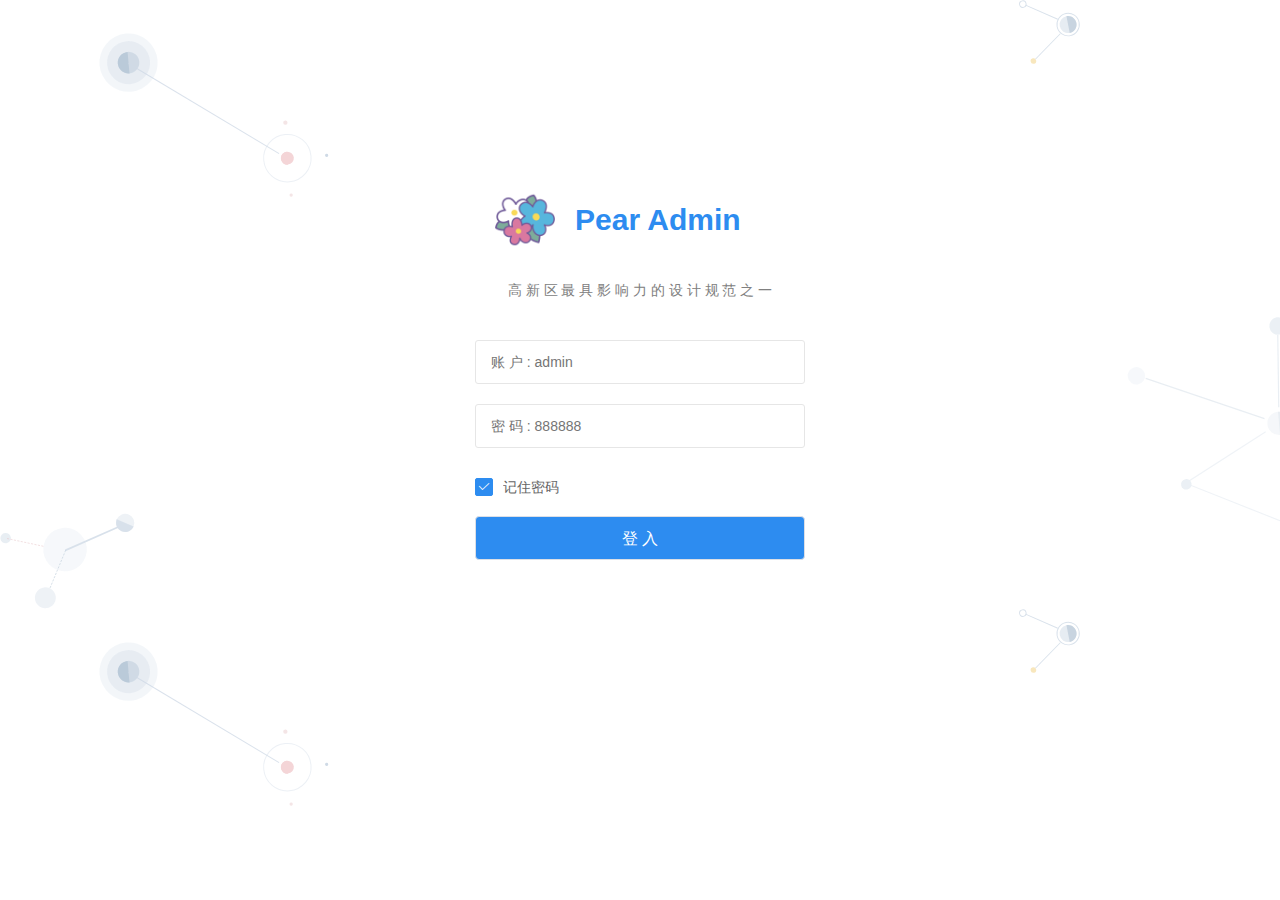
<file: src/main/resources/static/res/login.html>
<!DOCTYPE html>
<html>
	<head>
		<meta charset="utf-8">
		<title></title>
		<link rel="stylesheet" href="admin/css/pearForm.css" />
		<link rel="stylesheet" href="component/layui/css/layui.css" />
		<link rel="stylesheet" href="admin/css/pearButton.css" />
		<style>
			.layui-form{width: 330px;margin: auto;margin-top: 180px;}
			.layui-form button{width: 100%;height: 44px;line-height: 44px;font-size: 16px;font-weight: 550;}
			.layui-form-checked[lay-skin=primary] i {border-color: #2D8CF0 !important;background-color: #2D8CF0;color: #fff;}
			.layui-tab-content{margin-top: 15px;padding-left: 0px;padding-right: 0px;}
			.layui-form-item{margin-top: 20px;}
			.layui-input{height: 44px;line-height: 44px;padding-left: 15px;border-radius: 3px;}
			.layui-input:focus{box-shadow: 0px 0px 3px 1px #2D8CF0!important;}
			.logo{width: 60px;margin-top: 10px;margin-bottom: 10px;margin-left:20px;}
			.title{font-size: 30px;font-weight: 550;margin-left: 20px;color: #2D8CF0 !important;display: inline-block;height: 60px;line-height: 60px;margin-top: 10px;position: absolute;}
			.desc{width: 100%;text-align: center;color: gray;height: 60px;line-height: 60px;}
		</style>
	</head>
	<body background="admin/images/background.svg">
	    <form class="layui-form" action="javascript:void(0);">
			<div class="layui-form-item">
				<img class="logo" src="admin/images/logo.png" />
				<div class="title">Pear Admin</div>
				<div class="desc">
					高 新 区 最 具 影 响 力 的 设 计 规 范 之 一
				</div>
			</div>
            <div class="layui-form-item">
				<input placeholder="账 户 : admin" hover class="layui-input" />
			</div>
			<div class="layui-form-item">
				<input placeholder="密 码 : 888888" hover class="layui-input" />
			</div>
			<div class="layui-form-item">
				<input type="checkbox" name="" title="记住密码" lay-skin="primary" checked>
			</div>
            <div class="layui-form-item">
				<button class="pear-btn pear-btn-primary login">
					登 入 
				</button>
			</div>
		</form>
		<script src="component/layui/layui.js"></script>
		<script>
			layui.use(['form', 'element','jquery'], function() {
				var from = layui.form;
				var element = layui.element;
				var $ = layui.jquery;
				
				$("body").on("click",".login",function(){
					
					location.href="index.html"
				})
			})
		</script>
	</body>
</html>
</file>
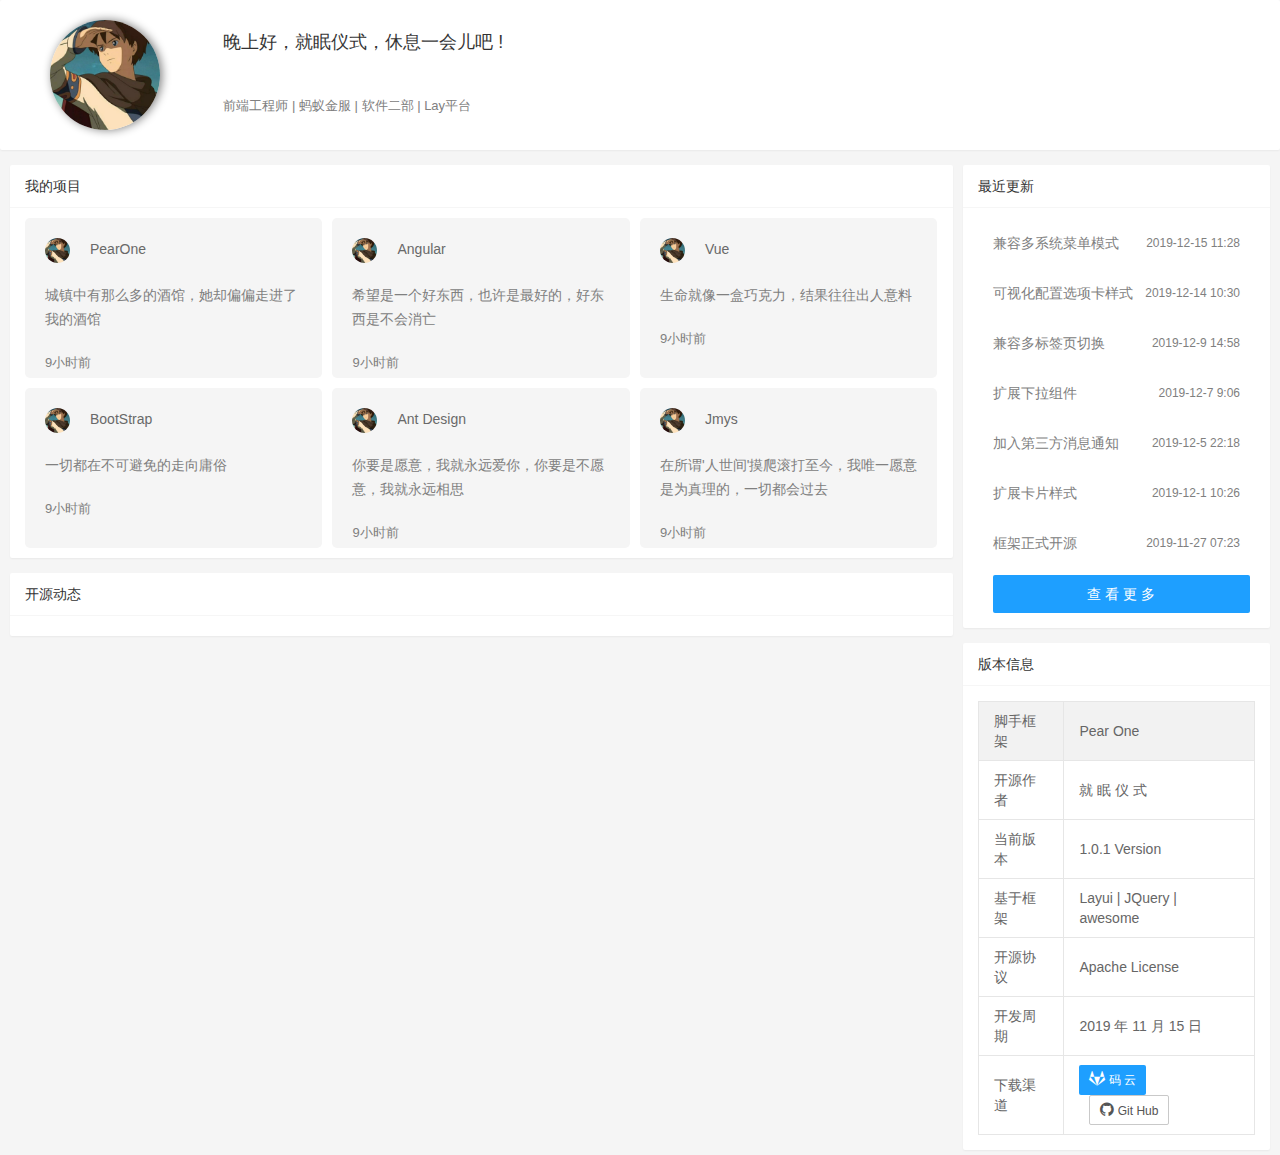
<file: src/main/resources/static/res/view/console/console1.html>
<!DOCTYPE html>
<html>
	<head>
		<meta charset="utf-8">
		<title>工作台</title>
		<link rel="stylesheet" href="../../component/layui/css/layui.css" />
		<link rel="stylesheet" href="../../component/font-awesome-4.7.0/css/font-awesome.css" />
	
		<style>
			.avatar {
				width: 110px;
				height: 110px;
				border-radius: 100px;
				margin: 10px;
				margin-left: 35px;
			}

			#info {
				margin-top: 20px;
			}

			#info .info-title {

				opacity: 0.8;
				font-size: 18px;
			}

			#info .info-content {
				margin-top: 40px;
				font-size: 13px;
				color: gray;
			}
			.card{
				width:100%;
				height:160px;
				background-color: whitesmoke;
				border-radius: 5px;
				
			}
			.card .header .avatar{
				width: 25px;
				height: 25px;
				margin:20px;
			}
			.card .header{
				color: dimgray;
			}
			.card .body{
				color:gray;
			}
			.card .body{
				margin-left:20px;
				margin-right:20px;
			}
			.card .footer{
				margin-left:20px;
				margin-right:20px;
				margin-top:20px;
				font-size: 13px;
				color: gray;
				position: absolute;
				
			}
		
			.card:hover{
				box-shadow: 0px 0px 5px darkgray;
				background-color: white;
			}
			.list{
			
			}
			
			.list .list-item{
			       height: 40px;
				   line-height: 40px;
				   color: gray;
				   padding: 5px;
				   padding-left: 15px;
				   border-radius: 3px;
			}
			
			.list .list-item:hover{
				background-color: whitesmoke;
			}
			
			
			.list .list-item .title{
				font-size:14px;
				width: 100%;
			}
			.list .list-item .footer{
				position: absolute;
				right: 30px;
				font-size: 12px;
			}
			
		
		</style>

	</head>
	<body style="background-color: whitesmoke;" class="layui-anim layui-anim-upbit">
		<div class="layui-card">
			<div class="layui-card-body">
				<div class="layui-row">
					<div class="layui-col-md2 layui-col-xs4 layui-hide-xs">
						<img src="../../admin/images/avatar.jpg" style="box-shadow:2px 0px 10px gray;" class="avatar">
					</div>
					<div class="layui-col-md8 layui-col-xs12">
						<div id="info">
							<h3 class="info-title">晚上好，就眠仪式，休息一会儿吧 !</h3>
							<div class="info-content"> 前端工程师 | 蚂蚁金服 | 软件二部 | Lay平台 </div>
						</div>
					</div>
					
				</div>


			</div>
		</div>

		<div class="layui-pearone-container layui-row layui-col-space10" style="margin-left:5px;margin-right: 5px;">
			<div class="layui-col-md9 layui-row">
		
				<div class="layui-col-md12">
					<div class="layui-card">
						<div class="layui-card-header">我的项目</div>
						<div class="layui-card-body">
							<div class="layui-row layui-col-space10">
								<div class="layui-col-md4">
									<div  class="card">
										<div class="header">
										<img class="avatar" src="../../admin/images/avatar.jpg"></img><span class="title">PearOne</span>
									    </div>
										<div class="body">
									        城镇中有那么多的酒馆，她却偏偏走进了我的酒馆
										</div>
										<div class="footer">9小时前</div>
									</div>
								</div>
								<div class="layui-col-md4">
									<div  class="card">
										<div class="header">
										<img class="avatar" src="../../admin/images/avatar.jpg"></img><span class="title">Angular</span>
									    </div>
										<div class="body">
											希望是一个好东西，也许是最好的，好东西是不会消亡
										</div>
										<div class="footer">9小时前</div>
									</div>
								</div>
								<div class="layui-col-md4">
									<div  class="card">
										<div class="header">
										<img class="avatar" src="../../admin/images/avatar.jpg"></img><span class="title">Vue</span>
									    </div>
										<div class="body">
											生命就像一盒巧克力，结果往往出人意料
										</div>
										<div class="footer">9小时前</div>
									</div>
								</div>
								<div class="layui-col-md4">
									<div  class="card">
										<div class="header">
										<img class="avatar" src="../../admin/images/avatar.jpg"></img><span class="title">BootStrap</span>
									    </div>
										<div class="body">
											一切都在不可避免的走向庸俗
										</div>
										<div class="footer">9小时前</div>
									</div>
								</div>
								<div class="layui-col-md4">
									<div  class="card">
										<div class="header">
										<img class="avatar" src="../../admin/images/avatar.jpg"></img><span class="title">Ant Design</span>
									    </div>
										<div class="body">
											你要是愿意，我就永远爱你，你要是不愿意，我就永远相思
										</div>
										<div class="footer">9小时前</div>
									</div>
								</div>
								<div class="layui-col-md4">
									<div  class="card">
										<div class="header">
										<img class="avatar" src="../../admin/images/avatar.jpg"></img><span class="title">Jmys</span>
									    </div>
										<div class="body">
											在所谓'人世间'摸爬滚打至今，我唯一愿意是为真理的，一切都会过去
										</div>
										<div class="footer">9小时前</div>
									</div>
								</div>
							</div>
						</div>
					</div>
					<div class="layui-card">
						<div class="layui-card-header">开源动态</div>
						<div class="layui-card-body">
						<script src='https://gitee.com/Jmysy/Pear-One-Layui/widget_preview' async defer></script>
						<div id="osc-gitee-widget-tag"></div>
						<style>
						.osc_pro_color {color: #4183c4 !important;}
						.osc_panel_color {background-color: #ffffff !important;}
						.osc_background_color {background-color: #ffffff !important;}
						.osc_border_color {border-color: #e3e9ed !important;}
						.osc_desc_color {color: #666666 !important;}
						.osc_link_color * {color: #9b9b9b !important;}
						</style>
						</div>
					</div>
				</div>
				
			</div>
			<div class="layui-col-md3">
				<div class="layui-card">
					<div class="layui-card-header">最近更新</div>
					<div class="layui-card-body">
						<ul class="list">
							<li class="list-item"><span class="title">兼容多系统菜单模式</span><span class="footer">2019-12-15   11:28</span></li>
							<li class="list-item"><span class="title">可视化配置选项卡样式</span><span class="footer">2019-12-14   10:30</span></li>
							<li class="list-item"><span class="title">兼容多标签页切换</span><span class="footer">2019-12-9   14:58</span></li>
							<li class="list-item"><span class="title">扩展下拉组件</span><span class="footer">2019-12-7   9:06</span></li>
							<li class="list-item"><span class="title">加入第三方消息通知</span><span class="footer">2019-12-5   22:18</span></li>
							<li class="list-item"><span class="title">扩展卡片样式</span><span class="footer">2019-12-1   10:26</span></li>
							<li class="list-item"><span class="title">框架正式开源</span><span class="footer">2019-11-27   07:23</span></li>
							<li class="list-item"><button class="layui-btn layui-btn-normal layui-btn-fluid">查 看 更 多</button></li>
					   </ul>
				
					</div>
				</div>
				
				<div class="layui-card">
					<div class="layui-card-header">版本信息</div>
					<div class="layui-card-body">
						<table class="layui-table">
							<thead>
								<tr>
									<th>脚手框架</th>
									<th>Pear One</th>
								</tr>
							</thead>
							<tbody>
								<tr>
									<td>开源作者</td>
									<td>就 眠 仪 式</td>
								</tr>
								<tr>
									<td>当前版本</td>
									<td>1.0.1 Version</td>
								</tr>
								<tr>
									<td>基于框架</td>
									<td>Layui | JQuery | awesome</td>
								</tr>
								<tr>
									<td>开源协议</td>
									<td>Apache License</td>
								</tr>
								<tr>
									<td>开发周期</td>
									<td>2019 年 11 月 15 日</td>
								</tr>

								<tr>
									<td>下载渠道</td>
									<td>
										<button class="layui-btn layui-btn-normal layui-btn-sm">
											<i class="fa fa-gitlab"></i><span>&nbsp;码 云</span>
										</button>
										<button class="layui-btn layui-btn-primary layui-btn-sm">
											<i class="fa fa-github"></i><span>&nbsp;Git Hub</span>
										</button>
									</td>
								</tr>
							</tbody>
						</table>

					</div>
				</div>
			</div>
		
	




		</div>
		<script src="../../component/layui/layui.js"></script>
		<script>
			layui.use(['carousel', 'form'], function() {
				var carousel = layui.carousel,
					form = layui.form;

			



			});
		</script>

	</body>
</html>
</file>
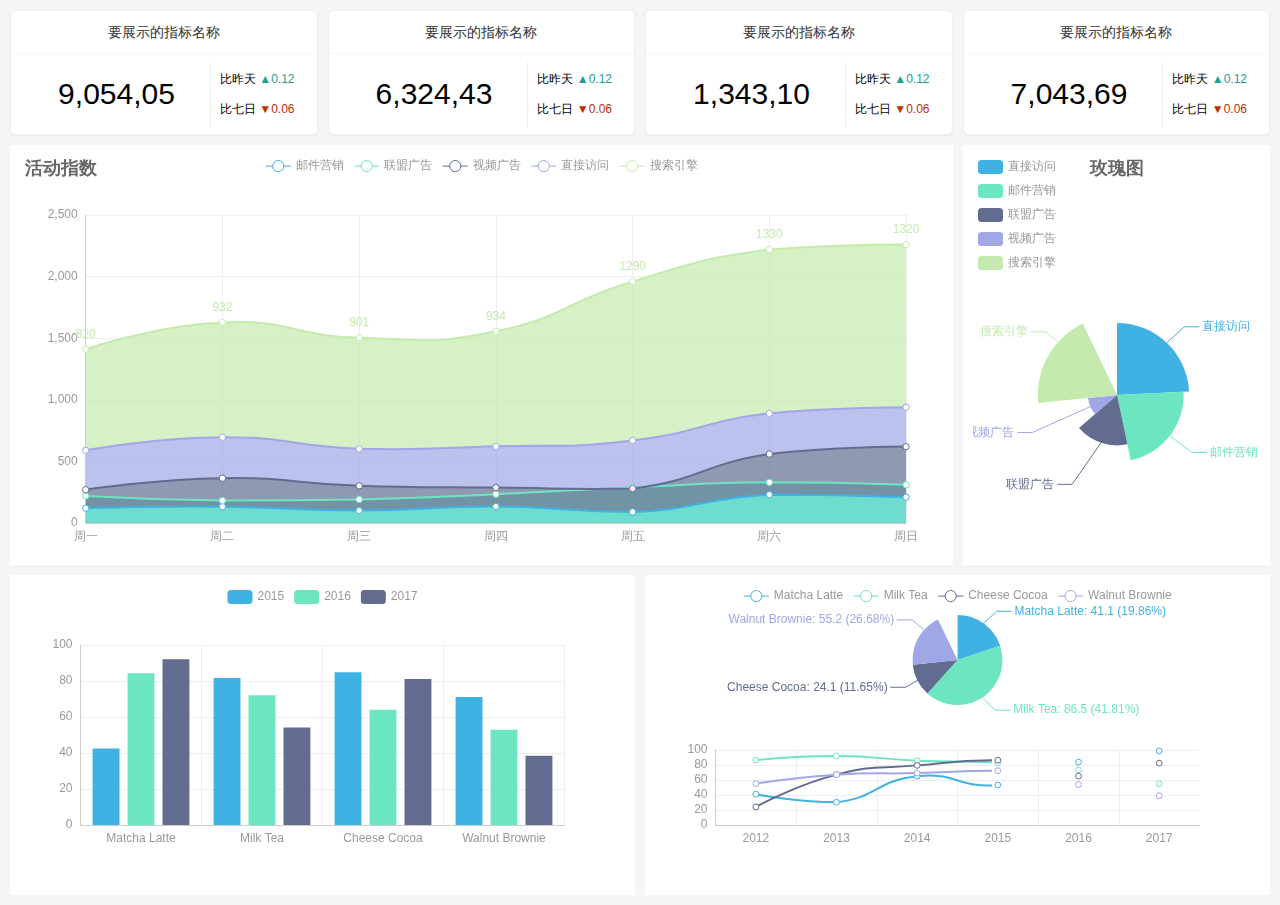
<file: src/main/resources/static/res/view/console/console3.html>
<!DOCTYPE html>
<html>
<head>
    <meta charset="utf-8">
    <title>首页三</title>
    <meta name="renderer" content="webkit">
    <meta http-equiv="X-UA-Compatible" content="IE=edge,chrome=1">
    <meta name="viewport" content="width=device-width, initial-scale=1, maximum-scale=1">
    <link rel="stylesheet" href="../../component/layui/css/layui.css" media="all">
   
    <style>
        .top-panel {
            border: 1px solid #eceff9;
            border-radius: 5px;
            text-align: center;
        }
        .top-panel > .layui-card-body{
            height: 60px;
        }
        .top-panel-number{
            line-height:60px;
            font-size: 30px;
            border-right:1px solid #eceff9;
        }
        .top-panel-tips{
            line-height:30px;
            font-size: 12px
        }
		
		.pear-container{
			background-color: whitesmoke;
			margin: 10px;
		}
    </style>
</head>
<body class="pear-container">
<div  >

    <div class="layui-row layui-col-space10">
        <div class="layui-col-xs12 layui-col-md3">

            <div class="layui-card top-panel">
                <div class="layui-card-header">要展示的指标名称</div>
                <div class="layui-card-body">
                    <div class="layui-row layui-col-space5">
                        <div class="layui-col-xs9 layui-col-md8 top-panel-number">
                            9,054,05
                        </div>
                        <div class="layui-col-xs3 layui-col-md4 top-panel-tips">
                            比昨天 <a style="color: #1aa094">▲0.12</a><br>
                            比七日 <a style="color: #bd3004">▼0.06</a>
                        </div>
                    </div>
                </div>
            </div>

        </div>
        <div class="layui-col-xs12 layui-col-md3">

            <div class="layui-card top-panel">
                <div class="layui-card-header">要展示的指标名称</div>
                <div class="layui-card-body">
                    <div class="layui-row layui-col-space5">
                        <div class="layui-col-xs9 layui-col-md8 top-panel-number">
                            6,324,43
                        </div>
                        <div class="layui-col-xs3 layui-col-md4 top-panel-tips">
                            比昨天 <a style="color: #1aa094">▲0.12</a><br>
                            比七日 <a style="color: #bd3004">▼0.06</a>
                        </div>
                    </div>
                </div>
            </div>

        </div>
        <div class="layui-col-xs12 layui-col-md3">

            <div class="layui-card top-panel">
                <div class="layui-card-header">要展示的指标名称</div>
                <div class="layui-card-body">
                    <div class="layui-row layui-col-space5">
                        <div class="layui-col-xs9 layui-col-md8 top-panel-number">
                            1,343,10
                        </div>
                        <div class="layui-col-xs3 layui-col-md4 top-panel-tips">
                            比昨天 <a style="color: #1aa094">▲0.12</a><br>
                            比七日 <a style="color: #bd3004">▼0.06</a>
                        </div>
                    </div>
                </div>
            </div>

        </div>
        <div class="layui-col-xs12 layui-col-md3">

            <div class="layui-card top-panel">
                <div class="layui-card-header">要展示的指标名称</div>
                <div class="layui-card-body">
                    <div class="layui-row layui-col-space5">
                        <div class="layui-col-xs9 layui-col-md8 top-panel-number">
                            7,043,69
                        </div>
                        <div class="layui-col-xs3 layui-col-md4 top-panel-tips">
                            比昨天 <a style="color: #1aa094">▲0.12</a><br>
                            比七日 <a style="color: #bd3004">▼0.06</a>
                        </div>
                    </div>
                </div>
            </div>

        </div>
    </div>

    <div class="layui-row layui-col-space10">
        <div class="layui-col-xs12 layui-col-md9">
            <div id="echarts-records" style="background-color:#ffffff;min-height:400px;padding: 10px"></div>
        </div>
        <div class="layui-col-xs12 layui-col-md3">
            <div id="echarts-pies" style="background-color:#ffffff;min-height:400px;padding: 10px"></div>
        </div>
    </div>


    <div class="layui-row layui-col-space10">
        <div class="layui-col-xs12 layui-col-md6">
            <div id="echarts-dataset" style="background-color:#ffffff;min-height:300px;padding: 10px"></div>
        </div>
        <div class="layui-col-xs12 layui-col-md6">
            <div id="echarts-map" style="background-color:#ffffff;min-height:300px;padding: 10px"></div>
        </div>
    </div>


</div>
<!--</div>-->
<script src="../../component/layui/layui.js" charset="utf-8"></script>
<script>
    layui.use(['layer', 'echarts'], function () {
        var $ = layui.jquery,
            layer = layui.layer,
            echarts = layui.echarts;

        /**
         * 报表功能
         */
        var echartsRecords = echarts.init(document.getElementById('echarts-records'), 'walden');

        var optionRecords = {
            title: {
                text: '活动指数'
            },
            tooltip: {
                trigger: 'axis',
                axisPointer: {
                    type: 'cross',
                    label: {
                        backgroundColor: '#6a7985'
                    }
                }
            },
            legend: {
                data: ['邮件营销', '联盟广告', '视频广告', '直接访问', '搜索引擎']
            },
            toolbox: {
                feature: {
                    saveAsImage: {}
                }
            },
            grid: {
                left: '3%',
                right: '4%',
                bottom: '3%',
                containLabel: true
            },
            xAxis: [
                {
                    type: 'category',
                    boundaryGap: false,
                    data: ['周一', '周二', '周三', '周四', '周五', '周六', '周日']
                }
            ],
            yAxis: [
                {
                    type: 'value'
                }
            ],
            series: [
                {
                    name: '邮件营销',
                    type: 'line',
                    stack: '总量',
                    areaStyle: {},
                    data: [120, 132, 101, 134, 90, 230, 210]
                },
                {
                    name: '联盟广告',
                    type: 'line',
                    areaStyle: {},
                    data: [220, 182, 191, 234, 290, 330, 310]
                },
                {
                    name: '视频广告',
                    type: 'line',
                    stack: '总量',
                    areaStyle: {},
                    data: [150, 232, 201, 154, 190, 330, 410]
                },
                {
                    name: '直接访问',
                    type: 'line',
                    stack: '总量',
                    areaStyle: {},
                    data: [320, 332, 301, 334, 390, 330, 320]
                },
                {
                    name: '搜索引擎',
                    type: 'line',
                    stack: '总量',
                    label: {
                        normal: {
                            show: true,
                            position: 'top'
                        }
                    },
                    areaStyle: {},
                    data: [820, 932, 901, 934, 1290, 1330, 1320]
                }
            ]
        };
        echartsRecords.setOption(optionRecords);


        /**
         * 玫瑰图表
         */
        var echartsPies = echarts.init(document.getElementById('echarts-pies'), 'walden');
        var optionPies = {
            title: {
                text: '玫瑰图',
                left: 'center'
            },
            tooltip: {
                trigger: 'item',
                formatter: '{a} <br/>{b} : {c} ({d}%)'
            },
            legend: {
                orient: 'vertical',
                left: 'left',
                data: ['直接访问', '邮件营销', '联盟广告', '视频广告', '搜索引擎']
            },
            series: [
                {
                    name: '访问来源',
                    type: 'pie',
                    radius: '55%',
                    center: ['50%', '60%'],
                    roseType: 'radius',
                    data: [
                        {value: 335, name: '直接访问'},
                        {value: 310, name: '邮件营销'},
                        {value: 234, name: '联盟广告'},
                        {value: 135, name: '视频广告'},
                        {value: 368, name: '搜索引擎'}
                    ],
                    emphasis: {
                        itemStyle: {
                            shadowBlur: 10,
                            shadowOffsetX: 0,
                            shadowColor: 'rgba(0, 0, 0, 0.5)'
                        }
                    }
                }
            ]
        };
        echartsPies.setOption(optionPies);


        /**
         * 柱状图
         */
        var echartsDataset = echarts.init(document.getElementById('echarts-dataset'), 'walden');

        var optionDataset = {
            legend: {},
            tooltip: {},
            dataset: {
                dimensions: ['product', '2015', '2016', '2017'],
                source: [
                    {product: 'Matcha Latte', '2015': 43.3, '2016': 85.8, '2017': 93.7},
                    {product: 'Milk Tea', '2015': 83.1, '2016': 73.4, '2017': 55.1},
                    {product: 'Cheese Cocoa', '2015': 86.4, '2016': 65.2, '2017': 82.5},
                    {product: 'Walnut Brownie', '2015': 72.4, '2016': 53.9, '2017': 39.1}
                ]
            },
            xAxis: {type: 'category'},
            yAxis: {},
            // Declare several bar series, each will be mapped
            // to a column of dataset.source by default.
            series: [
                {type: 'bar'},
                {type: 'bar'},
                {type: 'bar'}
            ]
        };

        echartsDataset.setOption(optionDataset);


        /**
         * 中国地图
         */
        var echartsMap = echarts.init(document.getElementById('echarts-map'), 'walden');


        var optionMap = {
            legend: {},
            tooltip: {
                trigger: 'axis',
                showContent: false
            },
            dataset: {
                source: [
                    ['product', '2012', '2013', '2014', '2015', '2016', '2017'],
                    ['Matcha Latte', 41.1, 30.4, 65.1, 53.3, 83.8, 98.7],
                    ['Milk Tea', 86.5, 92.1, 85.7, 83.1, 73.4, 55.1],
                    ['Cheese Cocoa', 24.1, 67.2, 79.5, 86.4, 65.2, 82.5],
                    ['Walnut Brownie', 55.2, 67.1, 69.2, 72.4, 53.9, 39.1]
                ]
            },
            xAxis: {type: 'category'},
            yAxis: {gridIndex: 0},
            grid: {top: '55%'},
            series: [
                {type: 'line', smooth: true, seriesLayoutBy: 'row'},
                {type: 'line', smooth: true, seriesLayoutBy: 'row'},
                {type: 'line', smooth: true, seriesLayoutBy: 'row'},
                {type: 'line', smooth: true, seriesLayoutBy: 'row'},
                {
                    type: 'pie',
                    id: 'pie',
                    radius: '30%',
                    center: ['50%', '25%'],
                    label: {
                        formatter: '{b}: {@2012} ({d}%)'
                    },
                    encode: {
                        itemName: 'product',
                        value: '2012',
                        tooltip: '2012'
                    }
                }
            ]
        };

        echartsMap.setOption(optionMap);


        // echarts 窗口缩放自适应
        window.onresize = function () {
            echartsRecords.resize();
        }

    });
</script>
</body>
</html>
</file>
<file: src/main/resources/static/res/admin/css/pearForm.css>
.layui-input{
		-webkit-appearance: none;
		    background-color: #fff;
		    background-image: none;
		    border-radius: 4px;
		    border: 1px solid #dcdfe6;
		    box-sizing: border-box;
		    color: #606266;
		    display: inline-block;
		    font-size: inherit;
		    height: 40px;
		    line-height: 40px;
		    outline: none;
		    padding: 0 15px;
		    transition: border-color .2s cubic-bezier(.645,.045,.355,1);
		    width: 100%;
	}
	
	.layui-input[round]{
		border-radius: 50px;
		padding-left: 20px;
	}
	
	.layui-input[hover]:focus{
		box-shadow: 0px 0px 3px 1px #01AAED;
	}
	
	.layui-input[success]{
		box-shadow: 0px 0px 3px 1px #32C682;
	}
	
	.layui-input[failure]{
		box-shadow: 0px 0px 3px 1px #F56C6C;
	}
	
	.layui-textarea{
		display: block;
		    resize: vertical;
		    padding: 5px 15px;
		    line-height: 1.5;
		    box-sizing: border-box;
		    width: 100%;
		    font-size: inherit;
		    color: #606266;
		    background-color: #fff;
		    background-image: none;
		    border: 1px solid #dcdfe6;
		    border-radius: 4px;
		    transition: border-color .2s cubic-bezier(.645,.045,.355,1);
	}
	
	
	.layui-form-checkbox[lay-skin=primary] i{
	    border-radius: 4px;
	}
</file>
<file: src/main/resources/static/res/component/layui/css/layui.css>
/** layui-v2.5.6 MIT License By https://www.layui.com */
 .layui-inline,img{display:inline-block;vertical-align:middle}h1,h2,h3,h4,h5,h6{font-weight:400}.layui-edge,.layui-header,.layui-inline,.layui-main{position:relative}.layui-body,.layui-edge,.layui-elip{overflow:hidden}.layui-btn,.layui-edge,.layui-inline,img{vertical-align:middle}.layui-btn,.layui-disabled,.layui-icon,.layui-unselect{-moz-user-select:none;-webkit-user-select:none;-ms-user-select:none}.layui-elip,.layui-form-checkbox span,.layui-form-pane .layui-form-label{text-overflow:ellipsis;white-space:nowrap}.layui-breadcrumb,.layui-tree-btnGroup{visibility:hidden}blockquote,body,button,dd,div,dl,dt,form,h1,h2,h3,h4,h5,h6,input,li,ol,p,pre,td,textarea,th,ul{margin:0;padding:0;-webkit-tap-highlight-color:rgba(0,0,0,0)}a:active,a:hover{outline:0}img{border:none}li{list-style:none}table{border-collapse:collapse;border-spacing:0}h4,h5,h6{font-size:100%}button,input,optgroup,option,select,textarea{font-family:inherit;font-size:inherit;font-style:inherit;font-weight:inherit;outline:0}pre{white-space:pre-wrap;white-space:-moz-pre-wrap;white-space:-pre-wrap;white-space:-o-pre-wrap;word-wrap:break-word}body{line-height:24px;font:14px Helvetica Neue,Helvetica,PingFang SC,Tahoma,Arial,sans-serif}hr{height:1px;margin:10px 0;border:0;clear:both}a{color:#333;text-decoration:none}a:hover{color:#777}a cite{font-style:normal;*cursor:pointer}.layui-border-box,.layui-border-box *{box-sizing:border-box}.layui-box,.layui-box *{box-sizing:content-box}.layui-clear{clear:both;*zoom:1}.layui-clear:after{content:'\20';clear:both;*zoom:1;display:block;height:0}.layui-inline{*display:inline;*zoom:1}.layui-edge{display:inline-block;width:0;height:0;border-width:6px;border-style:dashed;border-color:transparent}.layui-edge-top{top:-4px;border-bottom-color:#999;border-bottom-style:solid}.layui-edge-right{border-left-color:#999;border-left-style:solid}.layui-edge-bottom{top:2px;border-top-color:#999;border-top-style:solid}.layui-edge-left{border-right-color:#999;border-right-style:solid}.layui-disabled,.layui-disabled:hover{color:#d2d2d2!important;cursor:not-allowed!important}.layui-circle{border-radius:100%}.layui-show{display:block!important}.layui-hide{display:none!important}@font-face{font-family:layui-icon;src:url(../font/iconfont.eot?v=256);src:url(../font/iconfont.eot?v=256#iefix) format('embedded-opentype'),url(../font/iconfont.woff2?v=256) format('woff2'),url(../font/iconfont.woff?v=256) format('woff'),url(../font/iconfont.ttf?v=256) format('truetype'),url(../font/iconfont.svg?v=256#layui-icon) format('svg')}.layui-icon{font-family:layui-icon!important;font-size:16px;font-style:normal;-webkit-font-smoothing:antialiased;-moz-osx-font-smoothing:grayscale}.layui-icon-reply-fill:before{content:"\e611"}.layui-icon-set-fill:before{content:"\e614"}.layui-icon-menu-fill:before{content:"\e60f"}.layui-icon-search:before{content:"\e615"}.layui-icon-share:before{content:"\e641"}.layui-icon-set-sm:before{content:"\e620"}.layui-icon-engine:before{content:"\e628"}.layui-icon-close:before{content:"\1006"}.layui-icon-close-fill:before{content:"\1007"}.layui-icon-chart-screen:before{content:"\e629"}.layui-icon-star:before{content:"\e600"}.layui-icon-circle-dot:before{content:"\e617"}.layui-icon-chat:before{content:"\e606"}.layui-icon-release:before{content:"\e609"}.layui-icon-list:before{content:"\e60a"}.layui-icon-chart:before{content:"\e62c"}.layui-icon-ok-circle:before{content:"\1005"}.layui-icon-layim-theme:before{content:"\e61b"}.layui-icon-table:before{content:"\e62d"}.layui-icon-right:before{content:"\e602"}.layui-icon-left:before{content:"\e603"}.layui-icon-cart-simple:before{content:"\e698"}.layui-icon-face-cry:before{content:"\e69c"}.layui-icon-face-smile:before{content:"\e6af"}.layui-icon-survey:before{content:"\e6b2"}.layui-icon-tree:before{content:"\e62e"}.layui-icon-ie:before{content:"\e7bb"}.layui-icon-upload-circle:before{content:"\e62f"}.layui-icon-add-circle:before{content:"\e61f"}.layui-icon-download-circle:before{content:"\e601"}.layui-icon-templeate-1:before{content:"\e630"}.layui-icon-util:before{content:"\e631"}.layui-icon-face-surprised:before{content:"\e664"}.layui-icon-edit:before{content:"\e642"}.layui-icon-speaker:before{content:"\e645"}.layui-icon-down:before{content:"\e61a"}.layui-icon-file:before{content:"\e621"}.layui-icon-layouts:before{content:"\e632"}.layui-icon-rate-half:before{content:"\e6c9"}.layui-icon-add-circle-fine:before{content:"\e608"}.layui-icon-prev-circle:before{content:"\e633"}.layui-icon-read:before{content:"\e705"}.layui-icon-404:before{content:"\e61c"}.layui-icon-carousel:before{content:"\e634"}.layui-icon-help:before{content:"\e607"}.layui-icon-code-circle:before{content:"\e635"}.layui-icon-windows:before{content:"\e67f"}.layui-icon-water:before{content:"\e636"}.layui-icon-username:before{content:"\e66f"}.layui-icon-find-fill:before{content:"\e670"}.layui-icon-about:before{content:"\e60b"}.layui-icon-location:before{content:"\e715"}.layui-icon-up:before{content:"\e619"}.layui-icon-pause:before{content:"\e651"}.layui-icon-date:before{content:"\e637"}.layui-icon-layim-uploadfile:before{content:"\e61d"}.layui-icon-delete:before{content:"\e640"}.layui-icon-play:before{content:"\e652"}.layui-icon-top:before{content:"\e604"}.layui-icon-firefox:before{content:"\e686"}.layui-icon-friends:before{content:"\e612"}.layui-icon-refresh-3:before{content:"\e9aa"}.layui-icon-ok:before{content:"\e605"}.layui-icon-layer:before{content:"\e638"}.layui-icon-face-smile-fine:before{content:"\e60c"}.layui-icon-dollar:before{content:"\e659"}.layui-icon-group:before{content:"\e613"}.layui-icon-layim-download:before{content:"\e61e"}.layui-icon-picture-fine:before{content:"\e60d"}.layui-icon-link:before{content:"\e64c"}.layui-icon-diamond:before{content:"\e735"}.layui-icon-log:before{content:"\e60e"}.layui-icon-key:before{content:"\e683"}.layui-icon-rate-solid:before{content:"\e67a"}.layui-icon-fonts-del:before{content:"\e64f"}.layui-icon-unlink:before{content:"\e64d"}.layui-icon-fonts-clear:before{content:"\e639"}.layui-icon-triangle-r:before{content:"\e623"}.layui-icon-circle:before{content:"\e63f"}.layui-icon-radio:before{content:"\e643"}.layui-icon-align-center:before{content:"\e647"}.layui-icon-align-right:before{content:"\e648"}.layui-icon-align-left:before{content:"\e649"}.layui-icon-loading-1:before{content:"\e63e"}.layui-icon-return:before{content:"\e65c"}.layui-icon-fonts-strong:before{content:"\e62b"}.layui-icon-upload:before{content:"\e67c"}.layui-icon-dialogue:before{content:"\e63a"}.layui-icon-video:before{content:"\e6ed"}.layui-icon-headset:before{content:"\e6fc"}.layui-icon-cellphone-fine:before{content:"\e63b"}.layui-icon-add-1:before{content:"\e654"}.layui-icon-face-smile-b:before{content:"\e650"}.layui-icon-fonts-html:before{content:"\e64b"}.layui-icon-screen-full:before{content:"\e622"}.layui-icon-form:before{content:"\e63c"}.layui-icon-cart:before{content:"\e657"}.layui-icon-camera-fill:before{content:"\e65d"}.layui-icon-tabs:before{content:"\e62a"}.layui-icon-heart-fill:before{content:"\e68f"}.layui-icon-fonts-code:before{content:"\e64e"}.layui-icon-ios:before{content:"\e680"}.layui-icon-at:before{content:"\e687"}.layui-icon-fire:before{content:"\e756"}.layui-icon-set:before{content:"\e716"}.layui-icon-fonts-u:before{content:"\e646"}.layui-icon-triangle-d:before{content:"\e625"}.layui-icon-tips:before{content:"\e702"}.layui-icon-picture:before{content:"\e64a"}.layui-icon-more-vertical:before{content:"\e671"}.layui-icon-bluetooth:before{content:"\e689"}.layui-icon-flag:before{content:"\e66c"}.layui-icon-loading:before{content:"\e63d"}.layui-icon-fonts-i:before{content:"\e644"}.layui-icon-refresh-1:before{content:"\e666"}.layui-icon-rmb:before{content:"\e65e"}.layui-icon-addition:before{content:"\e624"}.layui-icon-home:before{content:"\e68e"}.layui-icon-time:before{content:"\e68d"}.layui-icon-user:before{content:"\e770"}.layui-icon-notice:before{content:"\e667"}.layui-icon-chrome:before{content:"\e68a"}.layui-icon-edge:before{content:"\e68b"}.layui-icon-login-weibo:before{content:"\e675"}.layui-icon-voice:before{content:"\e688"}.layui-icon-upload-drag:before{content:"\e681"}.layui-icon-login-qq:before{content:"\e676"}.layui-icon-snowflake:before{content:"\e6b1"}.layui-icon-heart:before{content:"\e68c"}.layui-icon-logout:before{content:"\e682"}.layui-icon-file-b:before{content:"\e655"}.layui-icon-template:before{content:"\e663"}.layui-icon-transfer:before{content:"\e691"}.layui-icon-auz:before{content:"\e672"}.layui-icon-console:before{content:"\e665"}.layui-icon-app:before{content:"\e653"}.layui-icon-prev:before{content:"\e65a"}.layui-icon-website:before{content:"\e7ae"}.layui-icon-next:before{content:"\e65b"}.layui-icon-component:before{content:"\e857"}.layui-icon-android:before{content:"\e684"}.layui-icon-more:before{content:"\e65f"}.layui-icon-login-wechat:before{content:"\e677"}.layui-icon-shrink-right:before{content:"\e668"}.layui-icon-spread-left:before{content:"\e66b"}.layui-icon-camera:before{content:"\e660"}.layui-icon-note:before{content:"\e66e"}.layui-icon-refresh:before{content:"\e669"}.layui-icon-female:before{content:"\e661"}.layui-icon-male:before{content:"\e662"}.layui-icon-screen-restore:before{content:"\e758"}.layui-icon-password:before{content:"\e673"}.layui-icon-senior:before{content:"\e674"}.layui-icon-theme:before{content:"\e66a"}.layui-icon-tread:before{content:"\e6c5"}.layui-icon-praise:before{content:"\e6c6"}.layui-icon-star-fill:before{content:"\e658"}.layui-icon-rate:before{content:"\e67b"}.layui-icon-template-1:before{content:"\e656"}.layui-icon-vercode:before{content:"\e679"}.layui-icon-service:before{content:"\e626"}.layui-icon-cellphone:before{content:"\e678"}.layui-icon-print:before{content:"\e66d"}.layui-icon-cols:before{content:"\e610"}.layui-icon-wifi:before{content:"\e7e0"}.layui-icon-export:before{content:"\e67d"}.layui-icon-rss:before{content:"\e808"}.layui-icon-slider:before{content:"\e714"}.layui-icon-email:before{content:"\e618"}.layui-icon-subtraction:before{content:"\e67e"}.layui-icon-mike:before{content:"\e6dc"}.layui-icon-light:before{content:"\e748"}.layui-icon-gift:before{content:"\e627"}.layui-icon-mute:before{content:"\e685"}.layui-icon-reduce-circle:before{content:"\e616"}.layui-icon-music:before{content:"\e690"}.layui-main{width:1140px;margin:0 auto}.layui-header{z-index:1000;height:60px}.layui-header a:hover{transition:all .5s;-webkit-transition:all .5s}.layui-side{position:fixed;left:0;top:0;bottom:0;z-index:999;width:200px;overflow-x:hidden}.layui-side-scroll{position:relative;width:220px;height:100%;overflow-x:hidden}.layui-body{position:absolute;left:200px;right:0;top:0;bottom:0;z-index:998;width:auto;overflow-y:auto;box-sizing:border-box}.layui-layout-body{overflow:hidden}.layui-layout-admin .layui-header{background-color:#23262E}.layui-layout-admin .layui-side{top:60px;width:200px;overflow-x:hidden}.layui-layout-admin .layui-body{position:fixed;top:60px;bottom:44px}.layui-layout-admin .layui-main{width:auto;margin:0 15px}.layui-layout-admin .layui-footer{position:fixed;left:200px;right:0;bottom:0;height:44px;line-height:44px;padding:0 15px;background-color:#eee}.layui-layout-admin .layui-logo{position:absolute;left:0;top:0;width:200px;height:100%;line-height:60px;text-align:center;color:#009688;font-size:16px}.layui-layout-admin .layui-header .layui-nav{background:0 0}.layui-layout-left{position:absolute!important;left:200px;top:0}.layui-layout-right{position:absolute!important;right:0;top:0}.layui-container{position:relative;margin:0 auto;padding:0 15px;box-sizing:border-box}.layui-fluid{position:relative;margin:0 auto;padding:0 15px}.layui-row:after,.layui-row:before{content:'';display:block;clear:both}.layui-col-lg1,.layui-col-lg10,.layui-col-lg11,.layui-col-lg12,.layui-col-lg2,.layui-col-lg3,.layui-col-lg4,.layui-col-lg5,.layui-col-lg6,.layui-col-lg7,.layui-col-lg8,.layui-col-lg9,.layui-col-md1,.layui-col-md10,.layui-col-md11,.layui-col-md12,.layui-col-md2,.layui-col-md3,.layui-col-md4,.layui-col-md5,.layui-col-md6,.layui-col-md7,.layui-col-md8,.layui-col-md9,.layui-col-sm1,.layui-col-sm10,.layui-col-sm11,.layui-col-sm12,.layui-col-sm2,.layui-col-sm3,.layui-col-sm4,.layui-col-sm5,.layui-col-sm6,.layui-col-sm7,.layui-col-sm8,.layui-col-sm9,.layui-col-xs1,.layui-col-xs10,.layui-col-xs11,.layui-col-xs12,.layui-col-xs2,.layui-col-xs3,.layui-col-xs4,.layui-col-xs5,.layui-col-xs6,.layui-col-xs7,.layui-col-xs8,.layui-col-xs9{position:relative;display:block;box-sizing:border-box}.layui-col-xs1,.layui-col-xs10,.layui-col-xs11,.layui-col-xs12,.layui-col-xs2,.layui-col-xs3,.layui-col-xs4,.layui-col-xs5,.layui-col-xs6,.layui-col-xs7,.layui-col-xs8,.layui-col-xs9{float:left}.layui-col-xs1{width:8.33333333%}.layui-col-xs2{width:16.66666667%}.layui-col-xs3{width:25%}.layui-col-xs4{width:33.33333333%}.layui-col-xs5{width:41.66666667%}.layui-col-xs6{width:50%}.layui-col-xs7{width:58.33333333%}.layui-col-xs8{width:66.66666667%}.layui-col-xs9{width:75%}.layui-col-xs10{width:83.33333333%}.layui-col-xs11{width:91.66666667%}.layui-col-xs12{width:100%}.layui-col-xs-offset1{margin-left:8.33333333%}.layui-col-xs-offset2{margin-left:16.66666667%}.layui-col-xs-offset3{margin-left:25%}.layui-col-xs-offset4{margin-left:33.33333333%}.layui-col-xs-offset5{margin-left:41.66666667%}.layui-col-xs-offset6{margin-left:50%}.layui-col-xs-offset7{margin-left:58.33333333%}.layui-col-xs-offset8{margin-left:66.66666667%}.layui-col-xs-offset9{margin-left:75%}.layui-col-xs-offset10{margin-left:83.33333333%}.layui-col-xs-offset11{margin-left:91.66666667%}.layui-col-xs-offset12{margin-left:100%}@media screen and (max-width:768px){.layui-hide-xs{display:none!important}.layui-show-xs-block{display:block!important}.layui-show-xs-inline{display:inline!important}.layui-show-xs-inline-block{display:inline-block!important}}@media screen and (min-width:768px){.layui-container{width:750px}.layui-hide-sm{display:none!important}.layui-show-sm-block{display:block!important}.layui-show-sm-inline{display:inline!important}.layui-show-sm-inline-block{display:inline-block!important}.layui-col-sm1,.layui-col-sm10,.layui-col-sm11,.layui-col-sm12,.layui-col-sm2,.layui-col-sm3,.layui-col-sm4,.layui-col-sm5,.layui-col-sm6,.layui-col-sm7,.layui-col-sm8,.layui-col-sm9{float:left}.layui-col-sm1{width:8.33333333%}.layui-col-sm2{width:16.66666667%}.layui-col-sm3{width:25%}.layui-col-sm4{width:33.33333333%}.layui-col-sm5{width:41.66666667%}.layui-col-sm6{width:50%}.layui-col-sm7{width:58.33333333%}.layui-col-sm8{width:66.66666667%}.layui-col-sm9{width:75%}.layui-col-sm10{width:83.33333333%}.layui-col-sm11{width:91.66666667%}.layui-col-sm12{width:100%}.layui-col-sm-offset1{margin-left:8.33333333%}.layui-col-sm-offset2{margin-left:16.66666667%}.layui-col-sm-offset3{margin-left:25%}.layui-col-sm-offset4{margin-left:33.33333333%}.layui-col-sm-offset5{margin-left:41.66666667%}.layui-col-sm-offset6{margin-left:50%}.layui-col-sm-offset7{margin-left:58.33333333%}.layui-col-sm-offset8{margin-left:66.66666667%}.layui-col-sm-offset9{margin-left:75%}.layui-col-sm-offset10{margin-left:83.33333333%}.layui-col-sm-offset11{margin-left:91.66666667%}.layui-col-sm-offset12{margin-left:100%}}@media screen and (min-width:992px){.layui-container{width:970px}.layui-hide-md{display:none!important}.layui-show-md-block{display:block!important}.layui-show-md-inline{display:inline!important}.layui-show-md-inline-block{display:inline-block!important}.layui-col-md1,.layui-col-md10,.layui-col-md11,.layui-col-md12,.layui-col-md2,.layui-col-md3,.layui-col-md4,.layui-col-md5,.layui-col-md6,.layui-col-md7,.layui-col-md8,.layui-col-md9{float:left}.layui-col-md1{width:8.33333333%}.layui-col-md2{width:16.66666667%}.layui-col-md3{width:25%}.layui-col-md4{width:33.33333333%}.layui-col-md5{width:41.66666667%}.layui-col-md6{width:50%}.layui-col-md7{width:58.33333333%}.layui-col-md8{width:66.66666667%}.layui-col-md9{width:75%}.layui-col-md10{width:83.33333333%}.layui-col-md11{width:91.66666667%}.layui-col-md12{width:100%}.layui-col-md-offset1{margin-left:8.33333333%}.layui-col-md-offset2{margin-left:16.66666667%}.layui-col-md-offset3{margin-left:25%}.layui-col-md-offset4{margin-left:33.33333333%}.layui-col-md-offset5{margin-left:41.66666667%}.layui-col-md-offset6{margin-left:50%}.layui-col-md-offset7{margin-left:58.33333333%}.layui-col-md-offset8{margin-left:66.66666667%}.layui-col-md-offset9{margin-left:75%}.layui-col-md-offset10{margin-left:83.33333333%}.layui-col-md-offset11{margin-left:91.66666667%}.layui-col-md-offset12{margin-left:100%}}@media screen and (min-width:1200px){.layui-container{width:1170px}.layui-hide-lg{display:none!important}.layui-show-lg-block{display:block!important}.layui-show-lg-inline{display:inline!important}.layui-show-lg-inline-block{display:inline-block!important}.layui-col-lg1,.layui-col-lg10,.layui-col-lg11,.layui-col-lg12,.layui-col-lg2,.layui-col-lg3,.layui-col-lg4,.layui-col-lg5,.layui-col-lg6,.layui-col-lg7,.layui-col-lg8,.layui-col-lg9{float:left}.layui-col-lg1{width:8.33333333%}.layui-col-lg2{width:16.66666667%}.layui-col-lg3{width:25%}.layui-col-lg4{width:33.33333333%}.layui-col-lg5{width:41.66666667%}.layui-col-lg6{width:50%}.layui-col-lg7{width:58.33333333%}.layui-col-lg8{width:66.66666667%}.layui-col-lg9{width:75%}.layui-col-lg10{width:83.33333333%}.layui-col-lg11{width:91.66666667%}.layui-col-lg12{width:100%}.layui-col-lg-offset1{margin-left:8.33333333%}.layui-col-lg-offset2{margin-left:16.66666667%}.layui-col-lg-offset3{margin-left:25%}.layui-col-lg-offset4{margin-left:33.33333333%}.layui-col-lg-offset5{margin-left:41.66666667%}.layui-col-lg-offset6{margin-left:50%}.layui-col-lg-offset7{margin-left:58.33333333%}.layui-col-lg-offset8{margin-left:66.66666667%}.layui-col-lg-offset9{margin-left:75%}.layui-col-lg-offset10{margin-left:83.33333333%}.layui-col-lg-offset11{margin-left:91.66666667%}.layui-col-lg-offset12{margin-left:100%}}.layui-col-space1{margin:-.5px}.layui-col-space1>*{padding:.5px}.layui-col-space2{margin:-1px}.layui-col-space2>*{padding:1px}.layui-col-space4{margin:-2px}.layui-col-space4>*{padding:2px}.layui-col-space5{margin:-2.5px}.layui-col-space5>*{padding:2.5px}.layui-col-space6{margin:-3px}.layui-col-space6>*{padding:3px}.layui-col-space8{margin:-4px}.layui-col-space8>*{padding:4px}.layui-col-space10{margin:-5px}.layui-col-space10>*{padding:5px}.layui-col-space12{margin:-6px}.layui-col-space12>*{padding:6px}.layui-col-space14{margin:-7px}.layui-col-space14>*{padding:7px}.layui-col-space15{margin:-7.5px}.layui-col-space15>*{padding:7.5px}.layui-col-space16{margin:-8px}.layui-col-space16>*{padding:8px}.layui-col-space18{margin:-9px}.layui-col-space18>*{padding:9px}.layui-col-space20{margin:-10px}.layui-col-space20>*{padding:10px}.layui-col-space22{margin:-11px}.layui-col-space22>*{padding:11px}.layui-col-space24{margin:-12px}.layui-col-space24>*{padding:12px}.layui-col-space25{margin:-12.5px}.layui-col-space25>*{padding:12.5px}.layui-col-space26{margin:-13px}.layui-col-space26>*{padding:13px}.layui-col-space28{margin:-14px}.layui-col-space28>*{padding:14px}.layui-col-space30{margin:-15px}.layui-col-space30>*{padding:15px}.layui-btn,.layui-input,.layui-select,.layui-textarea,.layui-upload-button{outline:0;-webkit-appearance:none;transition:all .3s;-webkit-transition:all .3s;box-sizing:border-box}.layui-elem-quote{margin-bottom:10px;padding:15px;line-height:22px;border-left:5px solid #009688;border-radius:0 2px 2px 0;background-color:#f2f2f2}.layui-quote-nm{border-style:solid;border-width:1px 1px 1px 5px;background:0 0}.layui-elem-field{margin-bottom:10px;padding:0;border-width:1px;border-style:solid}.layui-elem-field legend{margin-left:20px;padding:0 10px;font-size:20px;font-weight:300}.layui-field-title{margin:10px 0 20px;border-width:1px 0 0}.layui-field-box{padding:10px 15px}.layui-field-title .layui-field-box{padding:10px 0}.layui-progress{position:relative;height:6px;border-radius:20px;background-color:#e2e2e2}.layui-progress-bar{position:absolute;left:0;top:0;width:0;max-width:100%;height:6px;border-radius:20px;text-align:right;background-color:#5FB878;transition:all .3s;-webkit-transition:all .3s}.layui-progress-big,.layui-progress-big .layui-progress-bar{height:18px;line-height:18px}.layui-progress-text{position:relative;top:-20px;line-height:18px;font-size:12px;color:#666}.layui-progress-big .layui-progress-text{position:static;padding:0 10px;color:#fff}.layui-collapse{border-width:1px;border-style:solid;border-radius:2px}.layui-colla-content,.layui-colla-item{border-top-width:1px;border-top-style:solid}.layui-colla-item:first-child{border-top:none}.layui-colla-title{position:relative;height:42px;line-height:42px;padding:0 15px 0 35px;color:#333;background-color:#f2f2f2;cursor:pointer;font-size:14px;overflow:hidden}.layui-colla-content{display:none;padding:10px 15px;line-height:22px;color:#666}.layui-colla-icon{position:absolute;left:15px;top:0;font-size:14px}.layui-card{margin-bottom:15px;border-radius:2px;background-color:#fff;box-shadow:0 1px 2px 0 rgba(0,0,0,.05)}.layui-card:last-child{margin-bottom:0}.layui-card-header{position:relative;height:42px;line-height:42px;padding:0 15px;border-bottom:1px solid #f6f6f6;color:#333;border-radius:2px 2px 0 0;font-size:14px}.layui-bg-black,.layui-bg-blue,.layui-bg-cyan,.layui-bg-green,.layui-bg-orange,.layui-bg-red{color:#fff!important}.layui-card-body{position:relative;padding:10px 15px;line-height:24px}.layui-card-body[pad15]{padding:15px}.layui-card-body[pad20]{padding:20px}.layui-card-body .layui-table{margin:5px 0}.layui-card .layui-tab{margin:0}.layui-panel-window{position:relative;padding:15px;border-radius:0;border-top:5px solid #E6E6E6;background-color:#fff}.layui-auxiliar-moving{position:fixed;left:0;right:0;top:0;bottom:0;width:100%;height:100%;background:0 0;z-index:9999999999}.layui-form-label,.layui-form-mid,.layui-form-select,.layui-input-block,.layui-input-inline,.layui-textarea{position:relative}.layui-bg-red{background-color:#FF5722!important}.layui-bg-orange{background-color:#FFB800!important}.layui-bg-green{background-color:#009688!important}.layui-bg-cyan{background-color:#2F4056!important}.layui-bg-blue{background-color:#1E9FFF!important}.layui-bg-black{background-color:#393D49!important}.layui-bg-gray{background-color:#eee!important;color:#666!important}.layui-badge-rim,.layui-colla-content,.layui-colla-item,.layui-collapse,.layui-elem-field,.layui-form-pane .layui-form-item[pane],.layui-form-pane .layui-form-label,.layui-input,.layui-layedit,.layui-layedit-tool,.layui-quote-nm,.layui-select,.layui-tab-bar,.layui-tab-card,.layui-tab-title,.layui-tab-title .layui-this:after,.layui-textarea{border-color:#e6e6e6}.layui-timeline-item:before,hr{background-color:#e6e6e6}.layui-text{line-height:22px;font-size:14px;color:#666}.layui-text h1,.layui-text h2,.layui-text h3{font-weight:500;color:#333}.layui-text h1{font-size:30px}.layui-text h2{font-size:24px}.layui-text h3{font-size:18px}.layui-text a:not(.layui-btn){color:#01AAED}.layui-text a:not(.layui-btn):hover{text-decoration:underline}.layui-text ul{padding:5px 0 5px 15px}.layui-text ul li{margin-top:5px;list-style-type:disc}.layui-text em,.layui-word-aux{color:#999!important;padding:0 5px!important}.layui-btn{display:inline-block;height:38px;line-height:38px;padding:0 18px;background-color:#009688;color:#fff;white-space:nowrap;text-align:center;font-size:14px;border:none;border-radius:2px;cursor:pointer}.layui-btn:hover{opacity:.8;filter:alpha(opacity=80);color:#fff}.layui-btn:active{opacity:1;filter:alpha(opacity=100)}.layui-btn+.layui-btn{margin-left:10px}.layui-btn-container{font-size:0}.layui-btn-container .layui-btn{margin-right:10px;margin-bottom:10px}.layui-btn-container .layui-btn+.layui-btn{margin-left:0}.layui-table .layui-btn-container .layui-btn{margin-bottom:9px}.layui-btn-radius{border-radius:100px}.layui-btn .layui-icon{margin-right:3px;font-size:18px;vertical-align:bottom;vertical-align:middle\9}.layui-btn-primary{border:1px solid #C9C9C9;background-color:#fff;color:#555}.layui-btn-primary:hover{border-color:#009688;color:#333}.layui-btn-normal{background-color:#1E9FFF}.layui-btn-warm{background-color:#FFB800}.layui-btn-danger{background-color:#FF5722}.layui-btn-checked{background-color:#5FB878}.layui-btn-disabled,.layui-btn-disabled:active,.layui-btn-disabled:hover{border:1px solid #e6e6e6;background-color:#FBFBFB;color:#C9C9C9;cursor:not-allowed;opacity:1}.layui-btn-lg{height:44px;line-height:44px;padding:0 25px;font-size:16px}.layui-btn-sm{height:30px;line-height:30px;padding:0 10px;font-size:12px}.layui-btn-sm i{font-size:16px!important}.layui-btn-xs{height:22px;line-height:22px;padding:0 5px;font-size:12px}.layui-btn-xs i{font-size:14px!important}.layui-btn-group{display:inline-block;vertical-align:middle;font-size:0}.layui-btn-group .layui-btn{margin-left:0!important;margin-right:0!important;border-left:1px solid rgba(255,255,255,.5);border-radius:0}.layui-btn-group .layui-btn-primary{border-left:none}.layui-btn-group .layui-btn-primary:hover{border-color:#C9C9C9;color:#009688}.layui-btn-group .layui-btn:first-child{border-left:none;border-radius:2px 0 0 2px}.layui-btn-group .layui-btn-primary:first-child{border-left:1px solid #c9c9c9}.layui-btn-group .layui-btn:last-child{border-radius:0 2px 2px 0}.layui-btn-group .layui-btn+.layui-btn{margin-left:0}.layui-btn-group+.layui-btn-group{margin-left:10px}.layui-btn-fluid{width:100%}.layui-input,.layui-select,.layui-textarea{height:38px;line-height:1.3;line-height:38px\9;border-width:1px;border-style:solid;background-color:#fff;border-radius:2px}.layui-input::-webkit-input-placeholder,.layui-select::-webkit-input-placeholder,.layui-textarea::-webkit-input-placeholder{line-height:1.3}.layui-input,.layui-textarea{display:block;width:100%;padding-left:10px}.layui-input:hover,.layui-textarea:hover{border-color:#D2D2D2!important}.layui-input:focus,.layui-textarea:focus{border-color:#C9C9C9!important}.layui-textarea{min-height:100px;height:auto;line-height:20px;padding:6px 10px;resize:vertical}.layui-select{padding:0 10px}.layui-form input[type=checkbox],.layui-form input[type=radio],.layui-form select{display:none}.layui-form [lay-ignore]{display:initial}.layui-form-item{margin-bottom:15px;clear:both;*zoom:1}.layui-form-item:after{content:'\20';clear:both;*zoom:1;display:block;height:0}.layui-form-label{float:left;display:block;padding:9px 15px;width:80px;font-weight:400;line-height:20px;text-align:right}.layui-form-label-col{display:block;float:none;padding:9px 0;line-height:20px;text-align:left}.layui-form-item .layui-inline{margin-bottom:5px;margin-right:10px}.layui-input-block{margin-left:110px;min-height:36px}.layui-input-inline{display:inline-block;vertical-align:middle}.layui-form-item .layui-input-inline{float:left;width:190px;margin-right:10px}.layui-form-text .layui-input-inline{width:auto}.layui-form-mid{float:left;display:block;padding:9px 0!important;line-height:20px;margin-right:10px}.layui-form-danger+.layui-form-select .layui-input,.layui-form-danger:focus{border-color:#FF5722!important}.layui-form-select .layui-input{padding-right:30px;cursor:pointer}.layui-form-select .layui-edge{position:absolute;right:10px;top:50%;margin-top:-3px;cursor:pointer;border-width:6px;border-top-color:#c2c2c2;border-top-style:solid;transition:all .3s;-webkit-transition:all .3s}.layui-form-select dl{display:none;position:absolute;left:0;top:42px;padding:5px 0;z-index:899;min-width:100%;border:1px solid #d2d2d2;max-height:300px;overflow-y:auto;background-color:#fff;border-radius:2px;box-shadow:0 2px 4px rgba(0,0,0,.12);box-sizing:border-box}.layui-form-select dl dd,.layui-form-select dl dt{padding:0 10px;line-height:36px;white-space:nowrap;overflow:hidden;text-overflow:ellipsis}.layui-form-select dl dt{font-size:12px;color:#999}.layui-form-select dl dd{cursor:pointer}.layui-form-select dl dd:hover{background-color:#f2f2f2;-webkit-transition:.5s all;transition:.5s all}.layui-form-select .layui-select-group dd{padding-left:20px}.layui-form-select dl dd.layui-select-tips{padding-left:10px!important;color:#999}.layui-form-select dl dd.layui-this{background-color:#5FB878;color:#fff}.layui-form-checkbox,.layui-form-select dl dd.layui-disabled{background-color:#fff}.layui-form-selected dl{display:block}.layui-form-checkbox,.layui-form-checkbox *,.layui-form-switch{display:inline-block;vertical-align:middle}.layui-form-selected .layui-edge{margin-top:-9px;-webkit-transform:rotate(180deg);transform:rotate(180deg);margin-top:-3px\9}:root .layui-form-selected .layui-edge{margin-top:-9px\0/IE9}.layui-form-selectup dl{top:auto;bottom:42px}.layui-select-none{margin:5px 0;text-align:center;color:#999}.layui-select-disabled .layui-disabled{border-color:#eee!important}.layui-select-disabled .layui-edge{border-top-color:#d2d2d2}.layui-form-checkbox{position:relative;height:30px;line-height:30px;margin-right:10px;padding-right:30px;cursor:pointer;font-size:0;-webkit-transition:.1s linear;transition:.1s linear;box-sizing:border-box}.layui-form-checkbox span{padding:0 10px;height:100%;font-size:14px;border-radius:2px 0 0 2px;background-color:#d2d2d2;color:#fff;overflow:hidden}.layui-form-checkbox:hover span{background-color:#c2c2c2}.layui-form-checkbox i{position:absolute;right:0;top:0;width:30px;height:28px;border:1px solid #d2d2d2;border-left:none;border-radius:0 2px 2px 0;color:#fff;font-size:20px;text-align:center}.layui-form-checkbox:hover i{border-color:#c2c2c2;color:#c2c2c2}.layui-form-checked,.layui-form-checked:hover{border-color:#5FB878}.layui-form-checked span,.layui-form-checked:hover span{background-color:#5FB878}.layui-form-checked i,.layui-form-checked:hover i{color:#5FB878}.layui-form-item .layui-form-checkbox{margin-top:4px}.layui-form-checkbox[lay-skin=primary]{height:auto!important;line-height:normal!important;min-width:18px;min-height:18px;border:none!important;margin-right:0;padding-left:28px;padding-right:0;background:0 0}.layui-form-checkbox[lay-skin=primary] span{padding-left:0;padding-right:15px;line-height:18px;background:0 0;color:#666}.layui-form-checkbox[lay-skin=primary] i{right:auto;left:0;width:16px;height:16px;line-height:16px;border:1px solid #d2d2d2;font-size:12px;border-radius:2px;background-color:#fff;-webkit-transition:.1s linear;transition:.1s linear}.layui-form-checkbox[lay-skin=primary]:hover i{border-color:#5FB878;color:#fff}.layui-form-checked[lay-skin=primary] i{border-color:#5FB878!important;background-color:#5FB878;color:#fff}.layui-checkbox-disbaled[lay-skin=primary] span{background:0 0!important;color:#c2c2c2}.layui-checkbox-disbaled[lay-skin=primary]:hover i{border-color:#d2d2d2}.layui-form-item .layui-form-checkbox[lay-skin=primary]{margin-top:10px}.layui-form-switch{position:relative;height:22px;line-height:22px;min-width:35px;padding:0 5px;margin-top:8px;border:1px solid #d2d2d2;border-radius:20px;cursor:pointer;background-color:#fff;-webkit-transition:.1s linear;transition:.1s linear}.layui-form-switch i{position:absolute;left:5px;top:3px;width:16px;height:16px;border-radius:20px;background-color:#d2d2d2;-webkit-transition:.1s linear;transition:.1s linear}.layui-form-switch em{position:relative;top:0;width:25px;margin-left:21px;padding:0!important;text-align:center!important;color:#999!important;font-style:normal!important;font-size:12px}.layui-form-onswitch{border-color:#5FB878;background-color:#5FB878}.layui-checkbox-disbaled,.layui-checkbox-disbaled i{border-color:#e2e2e2!important}.layui-form-onswitch i{left:100%;margin-left:-21px;background-color:#fff}.layui-form-onswitch em{margin-left:5px;margin-right:21px;color:#fff!important}.layui-checkbox-disbaled span{background-color:#e2e2e2!important}.layui-checkbox-disbaled:hover i{color:#fff!important}[lay-radio]{display:none}.layui-form-radio,.layui-form-radio *{display:inline-block;vertical-align:middle}.layui-form-radio{line-height:28px;margin:6px 10px 0 0;padding-right:10px;cursor:pointer;font-size:0}.layui-form-radio *{font-size:14px}.layui-form-radio>i{margin-right:8px;font-size:22px;color:#c2c2c2}.layui-form-radio>i:hover,.layui-form-radioed>i{color:#5FB878}.layui-radio-disbaled>i{color:#e2e2e2!important}.layui-form-pane .layui-form-label{width:110px;padding:8px 15px;height:38px;line-height:20px;border-width:1px;border-style:solid;border-radius:2px 0 0 2px;text-align:center;background-color:#FBFBFB;overflow:hidden;box-sizing:border-box}.layui-form-pane .layui-input-inline{margin-left:-1px}.layui-form-pane .layui-input-block{margin-left:110px;left:-1px}.layui-form-pane .layui-input{border-radius:0 2px 2px 0}.layui-form-pane .layui-form-text .layui-form-label{float:none;width:100%;border-radius:2px;box-sizing:border-box;text-align:left}.layui-form-pane .layui-form-text .layui-input-inline{display:block;margin:0;top:-1px;clear:both}.layui-form-pane .layui-form-text .layui-input-block{margin:0;left:0;top:-1px}.layui-form-pane .layui-form-text .layui-textarea{min-height:100px;border-radius:0 0 2px 2px}.layui-form-pane .layui-form-checkbox{margin:4px 0 4px 10px}.layui-form-pane .layui-form-radio,.layui-form-pane .layui-form-switch{margin-top:6px;margin-left:10px}.layui-form-pane .layui-form-item[pane]{position:relative;border-width:1px;border-style:solid}.layui-form-pane .layui-form-item[pane] .layui-form-label{position:absolute;left:0;top:0;height:100%;border-width:0 1px 0 0}.layui-form-pane .layui-form-item[pane] .layui-input-inline{margin-left:110px}@media screen and (max-width:450px){.layui-form-item .layui-form-label{text-overflow:ellipsis;overflow:hidden;white-space:nowrap}.layui-form-item .layui-inline{display:block;margin-right:0;margin-bottom:20px;clear:both}.layui-form-item .layui-inline:after{content:'\20';clear:both;display:block;height:0}.layui-form-item .layui-input-inline{display:block;float:none;left:-3px;width:auto;margin:0 0 10px 112px}.layui-form-item .layui-input-inline+.layui-form-mid{margin-left:110px;top:-5px;padding:0}.layui-form-item .layui-form-checkbox{margin-right:5px;margin-bottom:5px}}.layui-layedit{border-width:1px;border-style:solid;border-radius:2px}.layui-layedit-tool{padding:3px 5px;border-bottom-width:1px;border-bottom-style:solid;font-size:0}.layedit-tool-fixed{position:fixed;top:0;border-top:1px solid #e2e2e2}.layui-layedit-tool .layedit-tool-mid,.layui-layedit-tool .layui-icon{display:inline-block;vertical-align:middle;text-align:center;font-size:14px}.layui-layedit-tool .layui-icon{position:relative;width:32px;height:30px;line-height:30px;margin:3px 5px;color:#777;cursor:pointer;border-radius:2px}.layui-layedit-tool .layui-icon:hover{color:#393D49}.layui-layedit-tool .layui-icon:active{color:#000}.layui-layedit-tool .layedit-tool-active{background-color:#e2e2e2;color:#000}.layui-layedit-tool .layui-disabled,.layui-layedit-tool .layui-disabled:hover{color:#d2d2d2;cursor:not-allowed}.layui-layedit-tool .layedit-tool-mid{width:1px;height:18px;margin:0 10px;background-color:#d2d2d2}.layedit-tool-html{width:50px!important;font-size:30px!important}.layedit-tool-b,.layedit-tool-code,.layedit-tool-help{font-size:16px!important}.layedit-tool-d,.layedit-tool-face,.layedit-tool-image,.layedit-tool-unlink{font-size:18px!important}.layedit-tool-image input{position:absolute;font-size:0;left:0;top:0;width:100%;height:100%;opacity:.01;filter:Alpha(opacity=1);cursor:pointer}.layui-layedit-iframe iframe{display:block;width:100%}#LAY_layedit_code{overflow:hidden}.layui-laypage{display:inline-block;*display:inline;*zoom:1;vertical-align:middle;margin:10px 0;font-size:0}.layui-laypage>a:first-child,.layui-laypage>a:first-child em{border-radius:2px 0 0 2px}.layui-laypage>a:last-child,.layui-laypage>a:last-child em{border-radius:0 2px 2px 0}.layui-laypage>:first-child{margin-left:0!important}.layui-laypage>:last-child{margin-right:0!important}.layui-laypage a,.layui-laypage button,.layui-laypage input,.layui-laypage select,.layui-laypage span{border:1px solid #e2e2e2}.layui-laypage a,.layui-laypage span{display:inline-block;*display:inline;*zoom:1;vertical-align:middle;padding:0 15px;height:28px;line-height:28px;margin:0 -1px 5px 0;background-color:#fff;color:#333;font-size:12px}.layui-flow-more a *,.layui-laypage input,.layui-table-view select[lay-ignore]{display:inline-block}.layui-laypage a:hover{color:#009688}.layui-laypage em{font-style:normal}.layui-laypage .layui-laypage-spr{color:#999;font-weight:700}.layui-laypage a{text-decoration:none}.layui-laypage .layui-laypage-curr{position:relative}.layui-laypage .layui-laypage-curr em{position:relative;color:#fff}.layui-laypage .layui-laypage-curr .layui-laypage-em{position:absolute;left:-1px;top:-1px;padding:1px;width:100%;height:100%;background-color:#009688}.layui-laypage-em{border-radius:2px}.layui-laypage-next em,.layui-laypage-prev em{font-family:Sim sun;font-size:16px}.layui-laypage .layui-laypage-count,.layui-laypage .layui-laypage-limits,.layui-laypage .layui-laypage-refresh,.layui-laypage .layui-laypage-skip{margin-left:10px;margin-right:10px;padding:0;border:none}.layui-laypage .layui-laypage-limits,.layui-laypage .layui-laypage-refresh{vertical-align:top}.layui-laypage .layui-laypage-refresh i{font-size:18px;cursor:pointer}.layui-laypage select{height:22px;padding:3px;border-radius:2px;cursor:pointer}.layui-laypage .layui-laypage-skip{height:30px;line-height:30px;color:#999}.layui-laypage button,.layui-laypage input{height:30px;line-height:30px;border-radius:2px;vertical-align:top;background-color:#fff;box-sizing:border-box}.layui-laypage input{width:40px;margin:0 10px;padding:0 3px;text-align:center}.layui-laypage input:focus,.layui-laypage select:focus{border-color:#009688!important}.layui-laypage button{margin-left:10px;padding:0 10px;cursor:pointer}.layui-table,.layui-table-view{margin:10px 0}.layui-flow-more{margin:10px 0;text-align:center;color:#999;font-size:14px}.layui-flow-more a{height:32px;line-height:32px}.layui-flow-more a *{vertical-align:top}.layui-flow-more a cite{padding:0 20px;border-radius:3px;background-color:#eee;color:#333;font-style:normal}.layui-flow-more a cite:hover{opacity:.8}.layui-flow-more a i{font-size:30px;color:#737383}.layui-table{width:100%;background-color:#fff;color:#666}.layui-table tr{transition:all .3s;-webkit-transition:all .3s}.layui-table th{text-align:left;font-weight:400}.layui-table tbody tr:hover,.layui-table thead tr,.layui-table-click,.layui-table-header,.layui-table-hover,.layui-table-mend,.layui-table-patch,.layui-table-tool,.layui-table-total,.layui-table-total tr,.layui-table[lay-even] tr:nth-child(even){background-color:#f2f2f2}.layui-table td,.layui-table th,.layui-table-col-set,.layui-table-fixed-r,.layui-table-grid-down,.layui-table-header,.layui-table-page,.layui-table-tips-main,.layui-table-tool,.layui-table-total,.layui-table-view,.layui-table[lay-skin=line],.layui-table[lay-skin=row]{border-width:1px;border-style:solid;border-color:#e6e6e6}.layui-table td,.layui-table th{position:relative;padding:9px 15px;min-height:20px;line-height:20px;font-size:14px}.layui-table[lay-skin=line] td,.layui-table[lay-skin=line] th{border-width:0 0 1px}.layui-table[lay-skin=row] td,.layui-table[lay-skin=row] th{border-width:0 1px 0 0}.layui-table[lay-skin=nob] td,.layui-table[lay-skin=nob] th{border:none}.layui-table img{max-width:100px}.layui-table[lay-size=lg] td,.layui-table[lay-size=lg] th{padding:15px 30px}.layui-table-view .layui-table[lay-size=lg] .layui-table-cell{height:40px;line-height:40px}.layui-table[lay-size=sm] td,.layui-table[lay-size=sm] th{font-size:12px;padding:5px 10px}.layui-table-view .layui-table[lay-size=sm] .layui-table-cell{height:20px;line-height:20px}.layui-table[lay-data]{display:none}.layui-table-box{position:relative;overflow:hidden}.layui-table-view .layui-table{position:relative;width:auto;margin:0}.layui-table-view .layui-table[lay-skin=line]{border-width:0 1px 0 0}.layui-table-view .layui-table[lay-skin=row]{border-width:0 0 1px}.layui-table-view .layui-table td,.layui-table-view .layui-table th{padding:5px 0;border-top:none;border-left:none}.layui-table-view .layui-table th.layui-unselect .layui-table-cell span{cursor:pointer}.layui-table-view .layui-table td{cursor:default}.layui-table-view .layui-table td[data-edit=text]{cursor:text}.layui-table-view .layui-form-checkbox[lay-skin=primary] i{width:18px;height:18px}.layui-table-view .layui-form-radio{line-height:0;padding:0}.layui-table-view .layui-form-radio>i{margin:0;font-size:20px}.layui-table-init{position:absolute;left:0;top:0;width:100%;height:100%;text-align:center;z-index:110}.layui-table-init .layui-icon{position:absolute;left:50%;top:50%;margin:-15px 0 0 -15px;font-size:30px;color:#c2c2c2}.layui-table-header{border-width:0 0 1px;overflow:hidden}.layui-table-header .layui-table{margin-bottom:-1px}.layui-table-tool .layui-inline[lay-event]{position:relative;width:26px;height:26px;padding:5px;line-height:16px;margin-right:10px;text-align:center;color:#333;border:1px solid #ccc;cursor:pointer;-webkit-transition:.5s all;transition:.5s all}.layui-table-tool .layui-inline[lay-event]:hover{border:1px solid #999}.layui-table-tool-temp{padding-right:120px}.layui-table-tool-self{position:absolute;right:17px;top:10px}.layui-table-tool .layui-table-tool-self .layui-inline[lay-event]{margin:0 0 0 10px}.layui-table-tool-panel{position:absolute;top:29px;left:-1px;padding:5px 0;min-width:150px;min-height:40px;border:1px solid #d2d2d2;text-align:left;overflow-y:auto;background-color:#fff;box-shadow:0 2px 4px rgba(0,0,0,.12)}.layui-table-cell,.layui-table-tool-panel li{overflow:hidden;text-overflow:ellipsis;white-space:nowrap}.layui-table-tool-panel li{padding:0 10px;line-height:30px;-webkit-transition:.5s all;transition:.5s all}.layui-table-tool-panel li .layui-form-checkbox[lay-skin=primary]{width:100%;padding-left:28px}.layui-table-tool-panel li:hover{background-color:#f2f2f2}.layui-table-tool-panel li .layui-form-checkbox[lay-skin=primary] i{position:absolute;left:0;top:0}.layui-table-tool-panel li .layui-form-checkbox[lay-skin=primary] span{padding:0}.layui-table-tool .layui-table-tool-self .layui-table-tool-panel{left:auto;right:-1px}.layui-table-col-set{position:absolute;right:0;top:0;width:20px;height:100%;border-width:0 0 0 1px;background-color:#fff}.layui-table-sort{width:10px;height:20px;margin-left:5px;cursor:pointer!important}.layui-table-sort .layui-edge{position:absolute;left:5px;border-width:5px}.layui-table-sort .layui-table-sort-asc{top:3px;border-top:none;border-bottom-style:solid;border-bottom-color:#b2b2b2}.layui-table-sort .layui-table-sort-asc:hover{border-bottom-color:#666}.layui-table-sort .layui-table-sort-desc{bottom:5px;border-bottom:none;border-top-style:solid;border-top-color:#b2b2b2}.layui-table-sort .layui-table-sort-desc:hover{border-top-color:#666}.layui-table-sort[lay-sort=asc] .layui-table-sort-asc{border-bottom-color:#000}.layui-table-sort[lay-sort=desc] .layui-table-sort-desc{border-top-color:#000}.layui-table-cell{height:28px;line-height:28px;padding:0 15px;position:relative;box-sizing:border-box}.layui-table-cell .layui-form-checkbox[lay-skin=primary]{top:-1px;padding:0}.layui-table-cell .layui-table-link{color:#01AAED}.laytable-cell-checkbox,.laytable-cell-numbers,.laytable-cell-radio,.laytable-cell-space{padding:0;text-align:center}.layui-table-body{position:relative;overflow:auto;margin-right:-1px;margin-bottom:-1px}.layui-table-body .layui-none{line-height:26px;padding:15px;text-align:center;color:#999}.layui-table-fixed{position:absolute;left:0;top:0;z-index:101}.layui-table-fixed .layui-table-body{overflow:hidden}.layui-table-fixed-l{box-shadow:0 -1px 8px rgba(0,0,0,.08)}.layui-table-fixed-r{left:auto;right:-1px;border-width:0 0 0 1px;box-shadow:-1px 0 8px rgba(0,0,0,.08)}.layui-table-fixed-r .layui-table-header{position:relative;overflow:visible}.layui-table-mend{position:absolute;right:-49px;top:0;height:100%;width:50px}.layui-table-tool{position:relative;z-index:890;width:100%;min-height:50px;line-height:30px;padding:10px 15px;border-width:0 0 1px}.layui-table-tool .layui-btn-container{margin-bottom:-10px}.layui-table-page,.layui-table-total{border-width:1px 0 0;margin-bottom:-1px;overflow:hidden}.layui-table-page{position:relative;width:100%;padding:7px 7px 0;height:41px;font-size:12px;white-space:nowrap}.layui-table-page>div{height:26px}.layui-table-page .layui-laypage{margin:0}.layui-table-page .layui-laypage a,.layui-table-page .layui-laypage span{height:26px;line-height:26px;margin-bottom:10px;border:none;background:0 0}.layui-table-page .layui-laypage a,.layui-table-page .layui-laypage span.layui-laypage-curr{padding:0 12px}.layui-table-page .layui-laypage span{margin-left:0;padding:0}.layui-table-page .layui-laypage .layui-laypage-prev{margin-left:-7px!important}.layui-table-page .layui-laypage .layui-laypage-curr .layui-laypage-em{left:0;top:0;padding:0}.layui-table-page .layui-laypage button,.layui-table-page .layui-laypage input{height:26px;line-height:26px}.layui-table-page .layui-laypage input{width:40px}.layui-table-page .layui-laypage button{padding:0 10px}.layui-table-page select{height:18px}.layui-table-patch .layui-table-cell{padding:0;width:30px}.layui-table-edit{position:absolute;left:0;top:0;width:100%;height:100%;padding:0 14px 1px;border-radius:0;box-shadow:1px 1px 20px rgba(0,0,0,.15)}.layui-table-edit:focus{border-color:#5FB878!important}select.layui-table-edit{padding:0 0 0 10px;border-color:#C9C9C9}.layui-table-view .layui-form-checkbox,.layui-table-view .layui-form-radio,.layui-table-view .layui-form-switch{top:0;margin:0;box-sizing:content-box}.layui-table-view .layui-form-checkbox{top:-1px;height:26px;line-height:26px}.layui-table-view .layui-form-checkbox i{height:26px}.layui-table-grid .layui-table-cell{overflow:visible}.layui-table-grid-down{position:absolute;top:0;right:0;width:26px;height:100%;padding:5px 0;border-width:0 0 0 1px;text-align:center;background-color:#fff;color:#999;cursor:pointer}.layui-table-grid-down .layui-icon{position:absolute;top:50%;left:50%;margin:-8px 0 0 -8px}.layui-table-grid-down:hover{background-color:#fbfbfb}body .layui-table-tips .layui-layer-content{background:0 0;padding:0;box-shadow:0 1px 6px rgba(0,0,0,.12)}.layui-table-tips-main{margin:-44px 0 0 -1px;max-height:150px;padding:8px 15px;font-size:14px;overflow-y:scroll;background-color:#fff;color:#666}.layui-table-tips-c{position:absolute;right:-3px;top:-13px;width:20px;height:20px;padding:3px;cursor:pointer;background-color:#666;border-radius:50%;color:#fff}.layui-table-tips-c:hover{background-color:#777}.layui-table-tips-c:before{position:relative;right:-2px}.layui-upload-file{display:none!important;opacity:.01;filter:Alpha(opacity=1)}.layui-upload-drag,.layui-upload-form,.layui-upload-wrap{display:inline-block}.layui-upload-list{margin:10px 0}.layui-upload-choose{padding:0 10px;color:#999}.layui-upload-drag{position:relative;padding:30px;border:1px dashed #e2e2e2;background-color:#fff;text-align:center;cursor:pointer;color:#999}.layui-upload-drag .layui-icon{font-size:50px;color:#009688}.layui-upload-drag[lay-over]{border-color:#009688}.layui-upload-iframe{position:absolute;width:0;height:0;border:0;visibility:hidden}.layui-upload-wrap{position:relative;vertical-align:middle}.layui-upload-wrap .layui-upload-file{display:block!important;position:absolute;left:0;top:0;z-index:10;font-size:100px;width:100%;height:100%;opacity:.01;filter:Alpha(opacity=1);cursor:pointer}.layui-transfer-active,.layui-transfer-box{display:inline-block;vertical-align:middle}.layui-transfer-box,.layui-transfer-header,.layui-transfer-search{border-width:0;border-style:solid;border-color:#e6e6e6}.layui-transfer-box{position:relative;border-width:1px;width:200px;height:360px;border-radius:2px;background-color:#fff}.layui-transfer-box .layui-form-checkbox{width:100%;margin:0!important}.layui-transfer-header{height:38px;line-height:38px;padding:0 10px;border-bottom-width:1px}.layui-transfer-search{position:relative;padding:10px;border-bottom-width:1px}.layui-transfer-search .layui-input{height:32px;padding-left:30px;font-size:12px}.layui-transfer-search .layui-icon-search{position:absolute;left:20px;top:50%;margin-top:-8px;color:#666}.layui-transfer-active{margin:0 15px}.layui-transfer-active .layui-btn{display:block;margin:0;padding:0 15px;background-color:#5FB878;border-color:#5FB878;color:#fff}.layui-transfer-active .layui-btn-disabled{background-color:#FBFBFB;border-color:#e6e6e6;color:#C9C9C9}.layui-transfer-active .layui-btn:first-child{margin-bottom:15px}.layui-transfer-active .layui-btn .layui-icon{margin:0;font-size:14px!important}.layui-transfer-data{padding:5px 0;overflow:auto}.layui-transfer-data li{height:32px;line-height:32px;padding:0 10px}.layui-transfer-data li:hover{background-color:#f2f2f2;transition:.5s all}.layui-transfer-data .layui-none{padding:15px 10px;text-align:center;color:#999}.layui-nav{position:relative;padding:0 20px;background-color:#393D49;color:#fff;border-radius:2px;font-size:0;box-sizing:border-box}.layui-nav *{font-size:14px}.layui-nav .layui-nav-item{position:relative;display:inline-block;*display:inline;*zoom:1;vertical-align:middle;line-height:60px}.layui-nav .layui-nav-item a{display:block;padding:0 20px;color:#fff;color:rgba(255,255,255,.7);transition:all .3s;-webkit-transition:all .3s}.layui-nav .layui-this:after,.layui-nav-bar,.layui-nav-tree .layui-nav-itemed:after{position:absolute;left:0;top:0;width:0;height:5px;background-color:#5FB878;transition:all .2s;-webkit-transition:all .2s}.layui-nav-bar{z-index:1000}.layui-nav .layui-nav-item a:hover,.layui-nav .layui-this a{color:#fff}.layui-nav .layui-this:after{content:'';top:auto;bottom:0;width:100%}.layui-nav-img{width:30px;height:30px;margin-right:10px;border-radius:50%}.layui-nav .layui-nav-more{content:'';width:0;height:0;border-style:solid dashed dashed;border-color:#fff transparent transparent;overflow:hidden;cursor:pointer;transition:all .2s;-webkit-transition:all .2s;position:absolute;top:50%;right:3px;margin-top:-3px;border-width:6px;border-top-color:rgba(255,255,255,.7)}.layui-nav .layui-nav-mored,.layui-nav-itemed>a .layui-nav-more{margin-top:-9px;border-style:dashed dashed solid;border-color:transparent transparent #fff}.layui-nav-child{display:none;position:absolute;left:0;top:65px;min-width:100%;line-height:36px;padding:5px 0;box-shadow:0 2px 4px rgba(0,0,0,.12);border:1px solid #d2d2d2;background-color:#fff;z-index:100;border-radius:2px;white-space:nowrap}.layui-nav .layui-nav-child a{color:#333}.layui-nav .layui-nav-child a:hover{background-color:#f2f2f2;color:#000}.layui-nav-child dd{position:relative}.layui-nav .layui-nav-child dd.layui-this a,.layui-nav-child dd.layui-this{background-color:#5FB878;color:#fff}.layui-nav-child dd.layui-this:after{display:none}.layui-nav-tree{width:200px;padding:0}.layui-nav-tree .layui-nav-item{display:block;width:100%;line-height:45px}.layui-nav-tree .layui-nav-item a{position:relative;height:45px;line-height:45px;text-overflow:ellipsis;overflow:hidden;white-space:nowrap}.layui-nav-tree .layui-nav-item a:hover{background-color:#4E5465}.layui-nav-tree .layui-nav-bar{width:5px;height:0;background-color:#009688}.layui-nav-tree .layui-nav-child dd.layui-this,.layui-nav-tree .layui-nav-child dd.layui-this a,.layui-nav-tree .layui-this,.layui-nav-tree .layui-this>a,.layui-nav-tree .layui-this>a:hover{background-color:#009688;color:#fff}.layui-nav-tree .layui-this:after{display:none}.layui-nav-itemed>a,.layui-nav-tree .layui-nav-title a,.layui-nav-tree .layui-nav-title a:hover{color:#fff!important}.layui-nav-tree .layui-nav-child{position:relative;z-index:0;top:0;border:none;box-shadow:none}.layui-nav-tree .layui-nav-child a{height:40px;line-height:40px;color:#fff;color:rgba(255,255,255,.7)}.layui-nav-tree .layui-nav-child,.layui-nav-tree .layui-nav-child a:hover{background:0 0;color:#fff}.layui-nav-tree .layui-nav-more{right:10px}.layui-nav-itemed>.layui-nav-child{display:block;padding:0;background-color:rgba(0,0,0,.3)!important}.layui-nav-itemed>.layui-nav-child>.layui-this>.layui-nav-child{display:block}.layui-nav-side{position:fixed;top:0;bottom:0;left:0;overflow-x:hidden;z-index:999}.layui-bg-blue .layui-nav-bar,.layui-bg-blue .layui-nav-itemed:after,.layui-bg-blue .layui-this:after{background-color:#93D1FF}.layui-bg-blue .layui-nav-child dd.layui-this{background-color:#1E9FFF}.layui-bg-blue .layui-nav-itemed>a,.layui-nav-tree.layui-bg-blue .layui-nav-title a,.layui-nav-tree.layui-bg-blue .layui-nav-title a:hover{background-color:#007DDB!important}.layui-breadcrumb{font-size:0}.layui-breadcrumb>*{font-size:14px}.layui-breadcrumb a{color:#999!important}.layui-breadcrumb a:hover{color:#5FB878!important}.layui-breadcrumb a cite{color:#666;font-style:normal}.layui-breadcrumb span[lay-separator]{margin:0 10px;color:#999}.layui-tab{margin:10px 0;text-align:left!important}.layui-tab[overflow]>.layui-tab-title{overflow:hidden}.layui-tab-title{position:relative;left:0;height:40px;white-space:nowrap;font-size:0;border-bottom-width:1px;border-bottom-style:solid;transition:all .2s;-webkit-transition:all .2s}.layui-tab-title li{display:inline-block;*display:inline;*zoom:1;vertical-align:middle;font-size:14px;transition:all .2s;-webkit-transition:all .2s;position:relative;line-height:40px;min-width:65px;padding:0 15px;text-align:center;cursor:pointer}.layui-tab-title li a{display:block}.layui-tab-title .layui-this{color:#000}.layui-tab-title .layui-this:after{position:absolute;left:0;top:0;content:'';width:100%;height:41px;border-width:1px;border-style:solid;border-bottom-color:#fff;border-radius:2px 2px 0 0;box-sizing:border-box;pointer-events:none}.layui-tab-bar{position:absolute;right:0;top:0;z-index:10;width:30px;height:39px;line-height:39px;border-width:1px;border-style:solid;border-radius:2px;text-align:center;background-color:#fff;cursor:pointer}.layui-tab-bar .layui-icon{position:relative;display:inline-block;top:3px;transition:all .3s;-webkit-transition:all .3s}.layui-tab-item{display:none}.layui-tab-more{padding-right:30px;height:auto!important;white-space:normal!important}.layui-tab-more li.layui-this:after{border-bottom-color:#e2e2e2;border-radius:2px}.layui-tab-more .layui-tab-bar .layui-icon{top:-2px;top:3px\9;-webkit-transform:rotate(180deg);transform:rotate(180deg)}:root .layui-tab-more .layui-tab-bar .layui-icon{top:-2px\0/IE9}.layui-tab-content{padding:10px}.layui-tab-title li .layui-tab-close{position:relative;display:inline-block;width:18px;height:18px;line-height:20px;margin-left:8px;top:1px;text-align:center;font-size:14px;color:#c2c2c2;transition:all .2s;-webkit-transition:all .2s}.layui-tab-title li .layui-tab-close:hover{border-radius:2px;background-color:#FF5722;color:#fff}.layui-tab-brief>.layui-tab-title .layui-this{color:#009688}.layui-tab-brief>.layui-tab-more li.layui-this:after,.layui-tab-brief>.layui-tab-title .layui-this:after{border:none;border-radius:0;border-bottom:2px solid #5FB878}.layui-tab-brief[overflow]>.layui-tab-title .layui-this:after{top:-1px}.layui-tab-card{border-width:1px;border-style:solid;border-radius:2px;box-shadow:0 2px 5px 0 rgba(0,0,0,.1)}.layui-tab-card>.layui-tab-title{background-color:#f2f2f2}.layui-tab-card>.layui-tab-title li{margin-right:-1px;margin-left:-1px}.layui-tab-card>.layui-tab-title .layui-this{background-color:#fff}.layui-tab-card>.layui-tab-title .layui-this:after{border-top:none;border-width:1px;border-bottom-color:#fff}.layui-tab-card>.layui-tab-title .layui-tab-bar{height:40px;line-height:40px;border-radius:0;border-top:none;border-right:none}.layui-tab-card>.layui-tab-more .layui-this{background:0 0;color:#5FB878}.layui-tab-card>.layui-tab-more .layui-this:after{border:none}.layui-timeline{padding-left:5px}.layui-timeline-item{position:relative;padding-bottom:20px}.layui-timeline-axis{position:absolute;left:-5px;top:0;z-index:10;width:20px;height:20px;line-height:20px;background-color:#fff;color:#5FB878;border-radius:50%;text-align:center;cursor:pointer}.layui-timeline-axis:hover{color:#FF5722}.layui-timeline-item:before{content:'';position:absolute;left:5px;top:0;z-index:0;width:1px;height:100%}.layui-timeline-item:last-child:before{display:none}.layui-timeline-item:first-child:before{display:block}.layui-timeline-content{padding-left:25px}.layui-timeline-title{position:relative;margin-bottom:10px}.layui-badge,.layui-badge-dot,.layui-badge-rim{position:relative;display:inline-block;padding:0 6px;font-size:12px;text-align:center;background-color:#FF5722;color:#fff;border-radius:2px}.layui-badge{height:18px;line-height:18px}.layui-badge-dot{width:8px;height:8px;padding:0;border-radius:50%}.layui-badge-rim{height:18px;line-height:18px;border-width:1px;border-style:solid;background-color:#fff;color:#666}.layui-btn .layui-badge,.layui-btn .layui-badge-dot{margin-left:5px}.layui-nav .layui-badge,.layui-nav .layui-badge-dot{position:absolute;top:50%;margin:-8px 6px 0}.layui-tab-title .layui-badge,.layui-tab-title .layui-badge-dot{left:5px;top:-2px}.layui-carousel{position:relative;left:0;top:0;background-color:#f8f8f8}.layui-carousel>[carousel-item]{position:relative;width:100%;height:100%;overflow:hidden}.layui-carousel>[carousel-item]:before{position:absolute;content:'\e63d';left:50%;top:50%;width:100px;line-height:20px;margin:-10px 0 0 -50px;text-align:center;color:#c2c2c2;font-family:layui-icon!important;font-size:30px;font-style:normal;-webkit-font-smoothing:antialiased;-moz-osx-font-smoothing:grayscale}.layui-carousel>[carousel-item]>*{display:none;position:absolute;left:0;top:0;width:100%;height:100%;background-color:#f8f8f8;transition-duration:.3s;-webkit-transition-duration:.3s}.layui-carousel-updown>*{-webkit-transition:.3s ease-in-out up;transition:.3s ease-in-out up}.layui-carousel-arrow{display:none\9;opacity:0;position:absolute;left:10px;top:50%;margin-top:-18px;width:36px;height:36px;line-height:36px;text-align:center;font-size:20px;border:0;border-radius:50%;background-color:rgba(0,0,0,.2);color:#fff;-webkit-transition-duration:.3s;transition-duration:.3s;cursor:pointer}.layui-carousel-arrow[lay-type=add]{left:auto!important;right:10px}.layui-carousel:hover .layui-carousel-arrow[lay-type=add],.layui-carousel[lay-arrow=always] .layui-carousel-arrow[lay-type=add]{right:20px}.layui-carousel[lay-arrow=always] .layui-carousel-arrow{opacity:1;left:20px}.layui-carousel[lay-arrow=none] .layui-carousel-arrow{display:none}.layui-carousel-arrow:hover,.layui-carousel-ind ul:hover{background-color:rgba(0,0,0,.35)}.layui-carousel:hover .layui-carousel-arrow{display:block\9;opacity:1;left:20px}.layui-carousel-ind{position:relative;top:-35px;width:100%;line-height:0!important;text-align:center;font-size:0}.layui-carousel[lay-indicator=outside]{margin-bottom:30px}.layui-carousel[lay-indicator=outside] .layui-carousel-ind{top:10px}.layui-carousel[lay-indicator=outside] .layui-carousel-ind ul{background-color:rgba(0,0,0,.5)}.layui-carousel[lay-indicator=none] .layui-carousel-ind{display:none}.layui-carousel-ind ul{display:inline-block;padding:5px;background-color:rgba(0,0,0,.2);border-radius:10px;-webkit-transition-duration:.3s;transition-duration:.3s}.layui-carousel-ind li{display:inline-block;width:10px;height:10px;margin:0 3px;font-size:14px;background-color:#e2e2e2;background-color:rgba(255,255,255,.5);border-radius:50%;cursor:pointer;-webkit-transition-duration:.3s;transition-duration:.3s}.layui-carousel-ind li:hover{background-color:rgba(255,255,255,.7)}.layui-carousel-ind li.layui-this{background-color:#fff}.layui-carousel>[carousel-item]>.layui-carousel-next,.layui-carousel>[carousel-item]>.layui-carousel-prev,.layui-carousel>[carousel-item]>.layui-this{display:block}.layui-carousel>[carousel-item]>.layui-this{left:0}.layui-carousel>[carousel-item]>.layui-carousel-prev{left:-100%}.layui-carousel>[carousel-item]>.layui-carousel-next{left:100%}.layui-carousel>[carousel-item]>.layui-carousel-next.layui-carousel-left,.layui-carousel>[carousel-item]>.layui-carousel-prev.layui-carousel-right{left:0}.layui-carousel>[carousel-item]>.layui-this.layui-carousel-left{left:-100%}.layui-carousel>[carousel-item]>.layui-this.layui-carousel-right{left:100%}.layui-carousel[lay-anim=updown] .layui-carousel-arrow{left:50%!important;top:20px;margin:0 0 0 -18px}.layui-carousel[lay-anim=updown]>[carousel-item]>*,.layui-carousel[lay-anim=fade]>[carousel-item]>*{left:0!important}.layui-carousel[lay-anim=updown] .layui-carousel-arrow[lay-type=add]{top:auto!important;bottom:20px}.layui-carousel[lay-anim=updown] .layui-carousel-ind{position:absolute;top:50%;right:20px;width:auto;height:auto}.layui-carousel[lay-anim=updown] .layui-carousel-ind ul{padding:3px 5px}.layui-carousel[lay-anim=updown] .layui-carousel-ind li{display:block;margin:6px 0}.layui-carousel[lay-anim=updown]>[carousel-item]>.layui-this{top:0}.layui-carousel[lay-anim=updown]>[carousel-item]>.layui-carousel-prev{top:-100%}.layui-carousel[lay-anim=updown]>[carousel-item]>.layui-carousel-next{top:100%}.layui-carousel[lay-anim=updown]>[carousel-item]>.layui-carousel-next.layui-carousel-left,.layui-carousel[lay-anim=updown]>[carousel-item]>.layui-carousel-prev.layui-carousel-right{top:0}.layui-carousel[lay-anim=updown]>[carousel-item]>.layui-this.layui-carousel-left{top:-100%}.layui-carousel[lay-anim=updown]>[carousel-item]>.layui-this.layui-carousel-right{top:100%}.layui-carousel[lay-anim=fade]>[carousel-item]>.layui-carousel-next,.layui-carousel[lay-anim=fade]>[carousel-item]>.layui-carousel-prev{opacity:0}.layui-carousel[lay-anim=fade]>[carousel-item]>.layui-carousel-next.layui-carousel-left,.layui-carousel[lay-anim=fade]>[carousel-item]>.layui-carousel-prev.layui-carousel-right{opacity:1}.layui-carousel[lay-anim=fade]>[carousel-item]>.layui-this.layui-carousel-left,.layui-carousel[lay-anim=fade]>[carousel-item]>.layui-this.layui-carousel-right{opacity:0}.layui-fixbar{position:fixed;right:15px;bottom:15px;z-index:999999}.layui-fixbar li{width:50px;height:50px;line-height:50px;margin-bottom:1px;text-align:center;cursor:pointer;font-size:30px;background-color:#9F9F9F;color:#fff;border-radius:2px;opacity:.95}.layui-fixbar li:hover{opacity:.85}.layui-fixbar li:active{opacity:1}.layui-fixbar .layui-fixbar-top{display:none;font-size:40px}body .layui-util-face{border:none;background:0 0}body .layui-util-face .layui-layer-content{padding:0;background-color:#fff;color:#666;box-shadow:none}.layui-util-face .layui-layer-TipsG{display:none}.layui-util-face ul{position:relative;width:372px;padding:10px;border:1px solid #D9D9D9;background-color:#fff;box-shadow:0 0 20px rgba(0,0,0,.2)}.layui-util-face ul li{cursor:pointer;float:left;border:1px solid #e8e8e8;height:22px;width:26px;overflow:hidden;margin:-1px 0 0 -1px;padding:4px 2px;text-align:center}.layui-util-face ul li:hover{position:relative;z-index:2;border:1px solid #eb7350;background:#fff9ec}.layui-code{position:relative;margin:10px 0;padding:15px;line-height:20px;border:1px solid #ddd;border-left-width:6px;background-color:#F2F2F2;color:#333;font-family:Courier New;font-size:12px}.layui-rate,.layui-rate *{display:inline-block;vertical-align:middle}.layui-rate{padding:10px 5px 10px 0;font-size:0}.layui-rate li i.layui-icon{font-size:20px;color:#FFB800;margin-right:5px;transition:all .3s;-webkit-transition:all .3s}.layui-rate li i:hover{cursor:pointer;transform:scale(1.12);-webkit-transform:scale(1.12)}.layui-rate[readonly] li i:hover{cursor:default;transform:scale(1)}.layui-colorpicker{width:26px;height:26px;border:1px solid #e6e6e6;padding:5px;border-radius:2px;line-height:24px;display:inline-block;cursor:pointer;transition:all .3s;-webkit-transition:all .3s}.layui-colorpicker:hover{border-color:#d2d2d2}.layui-colorpicker.layui-colorpicker-lg{width:34px;height:34px;line-height:32px}.layui-colorpicker.layui-colorpicker-sm{width:24px;height:24px;line-height:22px}.layui-colorpicker.layui-colorpicker-xs{width:22px;height:22px;line-height:20px}.layui-colorpicker-trigger-bgcolor{display:block;background:url([data-uri]);border-radius:2px}.layui-colorpicker-trigger-span{display:block;height:100%;box-sizing:border-box;border:1px solid rgba(0,0,0,.15);border-radius:2px;text-align:center}.layui-colorpicker-trigger-i{display:inline-block;color:#FFF;font-size:12px}.layui-colorpicker-trigger-i.layui-icon-close{color:#999}.layui-colorpicker-main{position:absolute;z-index:66666666;width:280px;padding:7px;background:#FFF;border:1px solid #d2d2d2;border-radius:2px;box-shadow:0 2px 4px rgba(0,0,0,.12)}.layui-colorpicker-main-wrapper{height:180px;position:relative}.layui-colorpicker-basis{width:260px;height:100%;position:relative}.layui-colorpicker-basis-white{width:100%;height:100%;position:absolute;top:0;left:0;background:linear-gradient(90deg,#FFF,hsla(0,0%,100%,0))}.layui-colorpicker-basis-black{width:100%;height:100%;position:absolute;top:0;left:0;background:linear-gradient(0deg,#000,transparent)}.layui-colorpicker-basis-cursor{width:10px;height:10px;border:1px solid #FFF;border-radius:50%;position:absolute;top:-3px;right:-3px;cursor:pointer}.layui-colorpicker-side{position:absolute;top:0;right:0;width:12px;height:100%;background:linear-gradient(red,#FF0,#0F0,#0FF,#00F,#F0F,red)}.layui-colorpicker-side-slider{width:100%;height:5px;box-shadow:0 0 1px #888;box-sizing:border-box;background:#FFF;border-radius:1px;border:1px solid #f0f0f0;cursor:pointer;position:absolute;left:0}.layui-colorpicker-main-alpha{display:none;height:12px;margin-top:7px;background:url([data-uri])}.layui-colorpicker-alpha-bgcolor{height:100%;position:relative}.layui-colorpicker-alpha-slider{width:5px;height:100%;box-shadow:0 0 1px #888;box-sizing:border-box;background:#FFF;border-radius:1px;border:1px solid #f0f0f0;cursor:pointer;position:absolute;top:0}.layui-colorpicker-main-pre{padding-top:7px;font-size:0}.layui-colorpicker-pre{width:20px;height:20px;border-radius:2px;display:inline-block;margin-left:6px;margin-bottom:7px;cursor:pointer}.layui-colorpicker-pre:nth-child(11n+1){margin-left:0}.layui-colorpicker-pre-isalpha{background:url([data-uri])}.layui-colorpicker-pre.layui-this{box-shadow:0 0 3px 2px rgba(0,0,0,.15)}.layui-colorpicker-pre>div{height:100%;border-radius:2px}.layui-colorpicker-main-input{text-align:right;padding-top:7px}.layui-colorpicker-main-input .layui-btn-container .layui-btn{margin:0 0 0 10px}.layui-colorpicker-main-input div.layui-inline{float:left;margin-right:10px;font-size:14px}.layui-colorpicker-main-input input.layui-input{width:150px;height:30px;color:#666}.layui-slider{height:4px;background:#e2e2e2;border-radius:3px;position:relative;cursor:pointer}.layui-slider-bar{border-radius:3px;position:absolute;height:100%}.layui-slider-step{position:absolute;top:0;width:4px;height:4px;border-radius:50%;background:#FFF;-webkit-transform:translateX(-50%);transform:translateX(-50%)}.layui-slider-wrap{width:36px;height:36px;position:absolute;top:-16px;-webkit-transform:translateX(-50%);transform:translateX(-50%);z-index:10;text-align:center}.layui-slider-wrap-btn{width:12px;height:12px;border-radius:50%;background:#FFF;display:inline-block;vertical-align:middle;cursor:pointer;transition:.3s}.layui-slider-wrap:after{content:"";height:100%;display:inline-block;vertical-align:middle}.layui-slider-wrap-btn.layui-slider-hover,.layui-slider-wrap-btn:hover{transform:scale(1.2)}.layui-slider-wrap-btn.layui-disabled:hover{transform:scale(1)!important}.layui-slider-tips{position:absolute;top:-42px;z-index:66666666;white-space:nowrap;display:none;-webkit-transform:translateX(-50%);transform:translateX(-50%);color:#FFF;background:#000;border-radius:3px;height:25px;line-height:25px;padding:0 10px}.layui-slider-tips:after{content:'';position:absolute;bottom:-12px;left:50%;margin-left:-6px;width:0;height:0;border-width:6px;border-style:solid;border-color:#000 transparent transparent}.layui-slider-input{width:70px;height:32px;border:1px solid #e6e6e6;border-radius:3px;font-size:16px;line-height:32px;position:absolute;right:0;top:-15px}.layui-slider-input-btn{display:none;position:absolute;top:0;right:0;width:20px;height:100%;border-left:1px solid #d2d2d2}.layui-slider-input-btn i{cursor:pointer;position:absolute;right:0;bottom:0;width:20px;height:50%;font-size:12px;line-height:16px;text-align:center;color:#999}.layui-slider-input-btn i:first-child{top:0;border-bottom:1px solid #d2d2d2}.layui-slider-input-txt{height:100%;font-size:14px}.layui-slider-input-txt input{height:100%;border:none}.layui-slider-input-btn i:hover{color:#009688}.layui-slider-vertical{width:4px;margin-left:34px}.layui-slider-vertical .layui-slider-bar{width:4px}.layui-slider-vertical .layui-slider-step{top:auto;left:0;-webkit-transform:translateY(50%);transform:translateY(50%)}.layui-slider-vertical .layui-slider-wrap{top:auto;left:-16px;-webkit-transform:translateY(50%);transform:translateY(50%)}.layui-slider-vertical .layui-slider-tips{top:auto;left:2px}@media \0screen{.layui-slider-wrap-btn{margin-left:-20px}.layui-slider-vertical .layui-slider-wrap-btn{margin-left:0;margin-bottom:-20px}.layui-slider-vertical .layui-slider-tips{margin-left:-8px}.layui-slider>span{margin-left:8px}}.layui-tree{line-height:22px}.layui-tree .layui-form-checkbox{margin:0!important}.layui-tree-set{width:100%;position:relative}.layui-tree-pack{display:none;padding-left:20px;position:relative}.layui-tree-iconClick,.layui-tree-main{display:inline-block;vertical-align:middle}.layui-tree-line .layui-tree-pack{padding-left:27px}.layui-tree-line .layui-tree-set .layui-tree-set:after{content:'';position:absolute;top:14px;left:-9px;width:17px;height:0;border-top:1px dotted #c0c4cc}.layui-tree-entry{position:relative;padding:3px 0;height:20px;white-space:nowrap}.layui-tree-entry:hover{background-color:#eee}.layui-tree-line .layui-tree-entry:hover{background-color:rgba(0,0,0,0)}.layui-tree-line .layui-tree-entry:hover .layui-tree-txt{color:#999;text-decoration:underline;transition:.3s}.layui-tree-main{cursor:pointer;padding-right:10px}.layui-tree-line .layui-tree-set:before{content:'';position:absolute;top:0;left:-9px;width:0;height:100%;border-left:1px dotted #c0c4cc}.layui-tree-line .layui-tree-set.layui-tree-setLineShort:before{height:13px}.layui-tree-line .layui-tree-set.layui-tree-setHide:before{height:0}.layui-tree-iconClick{position:relative;height:20px;line-height:20px;margin:0 10px;color:#c0c4cc}.layui-tree-icon{height:12px;line-height:12px;width:12px;text-align:center;border:1px solid #c0c4cc}.layui-tree-iconClick .layui-icon{font-size:18px}.layui-tree-icon .layui-icon{font-size:12px;color:#666}.layui-tree-iconArrow{padding:0 5px}.layui-tree-iconArrow:after{content:'';position:absolute;left:4px;top:3px;z-index:100;width:0;height:0;border-width:5px;border-style:solid;border-color:transparent transparent transparent #c0c4cc;transition:.5s}.layui-tree-btnGroup,.layui-tree-editInput{position:relative;vertical-align:middle;display:inline-block}.layui-tree-spread>.layui-tree-entry>.layui-tree-iconClick>.layui-tree-iconArrow:after{transform:rotate(90deg) translate(3px,4px)}.layui-tree-txt{display:inline-block;vertical-align:middle;color:#555}.layui-tree-search{margin-bottom:15px;color:#666}.layui-tree-btnGroup .layui-icon{display:inline-block;vertical-align:middle;padding:0 2px;cursor:pointer}.layui-tree-btnGroup .layui-icon:hover{color:#999;transition:.3s}.layui-tree-entry:hover .layui-tree-btnGroup{visibility:visible}.layui-tree-editInput{height:20px;line-height:20px;padding:0 3px;border:none;background-color:rgba(0,0,0,.05)}.layui-tree-emptyText{text-align:center;color:#999}.layui-anim{-webkit-animation-duration:.3s;animation-duration:.3s;-webkit-animation-fill-mode:both;animation-fill-mode:both}.layui-anim.layui-icon{display:inline-block}.layui-anim-loop{-webkit-animation-iteration-count:infinite;animation-iteration-count:infinite}.layui-trans,.layui-trans a{transition:all .3s;-webkit-transition:all .3s}@-webkit-keyframes layui-rotate{from{-webkit-transform:rotate(0)}to{-webkit-transform:rotate(360deg)}}@keyframes layui-rotate{from{transform:rotate(0)}to{transform:rotate(360deg)}}.layui-anim-rotate{-webkit-animation-name:layui-rotate;animation-name:layui-rotate;-webkit-animation-duration:1s;animation-duration:1s;-webkit-animation-timing-function:linear;animation-timing-function:linear}@-webkit-keyframes layui-up{from{-webkit-transform:translate3d(0,100%,0);opacity:.3}to{-webkit-transform:translate3d(0,0,0);opacity:1}}@keyframes layui-up{from{transform:translate3d(0,100%,0);opacity:.3}to{transform:translate3d(0,0,0);opacity:1}}.layui-anim-up{-webkit-animation-name:layui-up;animation-name:layui-up}@-webkit-keyframes layui-upbit{from{-webkit-transform:translate3d(0,30px,0);opacity:.3}to{-webkit-transform:translate3d(0,0,0);opacity:1}}@keyframes layui-upbit{from{transform:translate3d(0,30px,0);opacity:.3}to{transform:translate3d(0,0,0);opacity:1}}.layui-anim-upbit{-webkit-animation-name:layui-upbit;animation-name:layui-upbit}@-webkit-keyframes layui-scale{0%{opacity:.3;-webkit-transform:scale(.5)}100%{opacity:1;-webkit-transform:scale(1)}}@keyframes layui-scale{0%{opacity:.3;-ms-transform:scale(.5);transform:scale(.5)}100%{opacity:1;-ms-transform:scale(1);transform:scale(1)}}.layui-anim-scale{-webkit-animation-name:layui-scale;animation-name:layui-scale}@-webkit-keyframes layui-scale-spring{0%{opacity:.5;-webkit-transform:scale(.5)}80%{opacity:.8;-webkit-transform:scale(1.1)}100%{opacity:1;-webkit-transform:scale(1)}}@keyframes layui-scale-spring{0%{opacity:.5;transform:scale(.5)}80%{opacity:.8;transform:scale(1.1)}100%{opacity:1;transform:scale(1)}}.layui-anim-scaleSpring{-webkit-animation-name:layui-scale-spring;animation-name:layui-scale-spring}@-webkit-keyframes layui-fadein{0%{opacity:0}100%{opacity:1}}@keyframes layui-fadein{0%{opacity:0}100%{opacity:1}}.layui-anim-fadein{-webkit-animation-name:layui-fadein;animation-name:layui-fadein}@-webkit-keyframes layui-fadeout{0%{opacity:1}100%{opacity:0}}@keyframes layui-fadeout{0%{opacity:1}100%{opacity:0}}.layui-anim-fadeout{-webkit-animation-name:layui-fadeout;animation-name:layui-fadeout}
</file>
<file: src/main/resources/static/res/admin/css/pearButton.css>
/** Buttom 默认*/
.pear-btn {
	display: inline-block;
	line-height: 38px;
	white-space: nowrap;
	cursor: pointer;
	background-color: #fff;
	border: 1px solid #dcdfe6;
	color: #606266;
	text-align: center;
	box-sizing: border-box;
	outline: none;
	transition: 0.1s;
	font-weight: 500;
	padding: 0 18px;
	height: 38px;
	font-size: 14px;
	border-radius: 4px;
}

.pear-btn:hover {
	opacity: .8;
	filter: alpha(opacity=80);
	color: #409eff;
	border-color: #c6e2ff;
	background-color: #ECF5FF;
}

.pear-btn-danger,
.pear-btn-warming,
.pear-btn-success,
.pear-btn-primary {
	color: #fff !important
}

/**  */

.pear-btn[dashed] {
	border-style: dashed !important;
}

/** Button 主题 */
.pear-btn-primary {
	background-color: #2D8CF0 !important;
}

.pear-btn-danger {
	background-color: #f56c6c !important
}

.pear-btn-warming {
	background-color: #e6a23c !important
}

.pear-btn-success {
	background-color: #67c23a !important
}

.pear-btn[round]{
	border-radius: 50px;
}

.pear-btn-primary[plain] {
	color: #409eff !important;
	background: #ecf5ff !important;
	border-color: #b3d8ff !important;
}

.pear-btn-primary[plain]:hover {
	color: #fff !important;
	background-color: #2d8cf0 !important
}

.pear-btn-success[plain] {
	color: #67c23a !important;
	background: #f0f9eb !important;
	border-color: #c2e7b0 !important;
}

.pear-btn-success[plain]:hover {
	color: white !important;
	background-color: #67c23a !important
}

.pear-btn-warming[plain] {
	color: #e6a23c !important;
	background: #fdf6ec !important;
	border-color: #f5dab1 !important;
}

.pear-btn-warming[plain]:hover {
	color: white !important;
	background-color: #e6a23c !important
}

.pear-btn-danger[plain] {
	color: #f56c6c !important;
	background: #fef0f0 !important;
	border-color: #fbc4c4 !important;
}

.pear-btn-danger[plain]:hover {
	color: white !important;
	background-color: #f56c6c !important
}

/** Button Group */
.pear-btn-group {
	display: inline-block;
	vertical-align: middle;
}

.pear-btn-group .pear-btn {
	float: left;
	position: relative;
	border-radius: 0px;

}

.pear-btn-group .pear-btn:first-child {
	border-top-left-radius: 4px !important;
	border-bottom-left-radius: 4px !important;
}

.pear-btn-group .pear-btn:last-child {
	border-top-right-radius: 4px !important;
	border-bottom-right-radius: 4px !important;
}

.pear-btn-group .pear-btn[round]:first-child {
	border-top-left-radius: 50px !important;
	border-bottom-left-radius: 50px !important;
}

.pear-btn-group .pear-btn[round]:last-child {
	border-top-right-radius: 50px !important;
	border-bottom-right-radius: 50px !important;
}
/** Button Size*/
.pear-btn-sm {
	height: 30px;
	line-height: 30px;
	padding: 0 10px;
	font-size: 12px;
}

.pear-btn-xs {
	height: 22px;
	line-height: 22px;
	padding: 0 5px;
	font-size: 12px;
}

.pear-btn-lg {
	height: 44px;
	line-height: 44px;
	padding: 0 25px;
	font-size: 16px;
}
</file>
